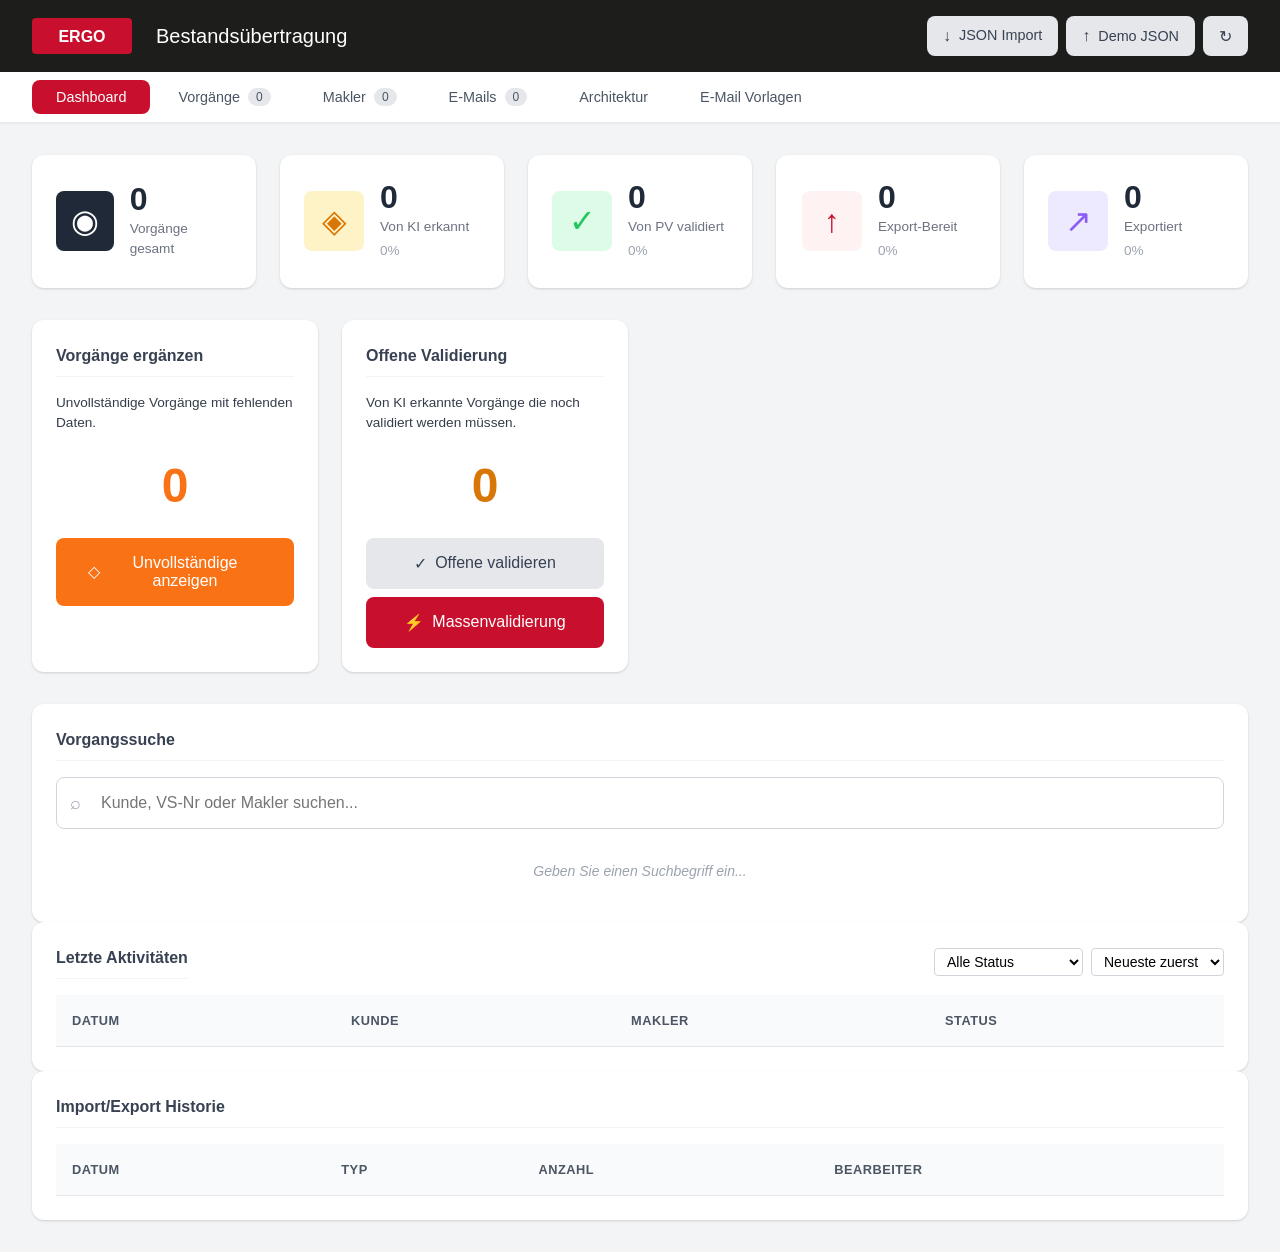
<file: web-app/index.html>
<!DOCTYPE html>
<html lang="de">
<head>
    <meta charset="UTF-8">
    <meta name="viewport" content="width=device-width, initial-scale=1.0">
    <title>ERGO Bestandsübertragung</title>
    <link rel="stylesheet" href="css/styles.css">
</head>
<body>
    <!-- Header -->
    <header class="header">
        <div class="header-left">
            <div class="logo">
                <svg width="100" height="36" viewBox="0 0 100 36" fill="none">
                    <rect width="100" height="36" rx="4" fill="#C8102E"/>
                    <text x="50" y="24" text-anchor="middle" fill="white" font-size="16" font-weight="bold">ERGO</text>
                </svg>
            </div>
            <h1>Bestandsübertragung</h1>
        </div>
        <div class="header-actions">
            <label class="btn btn-secondary">
                <span class="icon">↓</span> JSON Import
                <input type="file" id="fileInput" accept=".json" hidden>
            </label>
            <button class="btn btn-secondary" id="downloadDemoBtn" title="1000 Demo-E-Mails herunterladen">
                <span class="icon">↑</span> Demo JSON
            </button>
            <button class="btn btn-secondary" id="resetDemoBtn" title="Demo-Daten zurücksetzen">
                <span class="icon">↻</span>
            </button>
        </div>
    </header>

    <!-- Haupt-Navigation -->
    <nav class="main-nav">
        <button class="nav-btn active" data-view="dashboard">
            Dashboard
        </button>
        <button class="nav-btn" data-view="vorgaenge">
            Vorgänge
            <span class="nav-count" id="vorgaengeCount">0</span>
        </button>
        <button class="nav-btn" data-view="makler">
            Makler
            <span class="nav-count" id="maklerNavCount">0</span>
        </button>
        <button class="nav-btn" data-view="emails">
            E-Mails
            <span class="nav-count" id="emailsNavCount">0</span>
        </button>
        <button class="nav-btn" data-view="architektur">
            Architektur
        </button>
        <button class="nav-btn" data-view="vorlagen">
            E-Mail Vorlagen
        </button>
    </nav>

    <!-- ============================================ -->
    <!-- VIEW: Dashboard -->
    <!-- ============================================ -->
    <section class="view active" id="view-dashboard">
        <!-- KPI Cards - Workflow-Schritte -->
        <div class="kpi-grid">
            <div class="kpi-card kpi-total">
                <div class="kpi-icon">◉</div>
                <div class="kpi-content">
                    <div class="kpi-value" id="kpiTotal">0</div>
                    <div class="kpi-label">Vorgänge gesamt</div>
                </div>
            </div>
            <div class="kpi-card kpi-ki-recognized">
                <div class="kpi-icon">◈</div>
                <div class="kpi-content">
                    <div class="kpi-value" id="kpiKiRecognized">0</div>
                    <div class="kpi-label">Von KI erkannt</div>
                    <div class="kpi-percent" id="kpiKiRecognizedPct">0%</div>
                </div>
            </div>
            <div class="kpi-card kpi-pv-validated">
                <div class="kpi-icon">✓</div>
                <div class="kpi-content">
                    <div class="kpi-value" id="kpiPvValidated">0</div>
                    <div class="kpi-label">Von PV validiert</div>
                    <div class="kpi-percent" id="kpiPvValidatedPct">0%</div>
                </div>
            </div>
            <div class="kpi-card kpi-export-ready kpi-card-clickable kpi-card-with-action" id="exportReadyBtn">
                <div class="kpi-icon">↑</div>
                <div class="kpi-content">
                    <div class="kpi-value" id="kpiExportReady">0</div>
                    <div class="kpi-label">Export-Bereit</div>
                    <div class="kpi-percent" id="kpiExportReadyPct">0%</div>
                </div>
                <button class="kpi-hover-action" id="exportToRoboticsBtn" title="Nach Robotics exportieren">
                    Exportieren
                </button>
            </div>
            <div class="kpi-card kpi-exportiert">
                <div class="kpi-icon">↗</div>
                <div class="kpi-content">
                    <div class="kpi-value" id="kpiExportiert">0</div>
                    <div class="kpi-label">Exportiert</div>
                    <div class="kpi-percent" id="kpiExportiertPct">0%</div>
                </div>
            </div>
        </div>

        <!-- Dashboard Grid -->
        <div class="dashboard-grid">
            <div class="dashboard-card card-incomplete">
                <h3>Vorgänge ergänzen</h3>
                <p class="card-description">Unvollständige Vorgänge mit fehlenden Daten.</p>
                <div class="incomplete-count" id="incompleteCount">0</div>
                <button class="btn btn-warning btn-large" id="showIncompleteBtn">
                    <span class="icon">◇</span> Unvollständige anzeigen
                </button>
            </div>
            <div class="dashboard-card card-validation">
                <h3>Offene Validierung</h3>
                <p class="card-description">Von KI erkannte Vorgänge die noch validiert werden müssen.</p>
                <div class="validation-count" id="validationPendingCount">0</div>
                <div class="validation-buttons">
                    <button class="btn btn-secondary btn-large" id="validateAllBtn">
                        <span class="icon">✓</span> Offene validieren
                    </button>
                    <button class="btn btn-primary btn-large" id="massValidateBtn">
                        <span class="icon">⚡</span> Massenvalidierung
                    </button>
                </div>
            </div>
        </div>

        <!-- Vorgangssuche mit Live-Ergebnissen -->
        <div class="dashboard-card dashboard-wide">
            <h3>Vorgangssuche</h3>
            <div class="search-box search-box-large">
                <span class="search-icon">⌕</span>
                <input type="text" id="dashboardSearch" placeholder="Kunde, VS-Nr oder Makler suchen...">
            </div>
            <div id="dashboardSearchResults" class="search-results-live"></div>
        </div>

        <!-- Letzte Aktivitäten -->
        <div class="dashboard-card dashboard-wide">
            <div class="activity-header">
                <h3>Letzte Aktivitäten</h3>
                <div class="activity-controls">
                    <select id="activityStatusFilter">
                        <option value="">Alle Status</option>
                        <option value="unvollstaendig">◇ Unvollständig</option>
                        <option value="zu-validieren">◐ Zu Validieren</option>
                        <option value="export-bereit">● Export-Bereit</option>
                        <option value="abgeschlossen">✓ Abgeschlossen</option>
                        <option value="abgelehnt">✕ Abgelehnt</option>
                        <option value="wiedervorlage">⟳ Wiedervorlage</option>
                    </select>
                    <select id="activitySort">
                        <option value="desc">Neueste zuerst</option>
                        <option value="asc">Älteste zuerst</option>
                    </select>
                </div>
            </div>
            <table class="data-table compact">
                <thead>
                    <tr>
                        <th>Datum</th>
                        <th>Kunde</th>
                        <th>Makler</th>
                        <th>Status</th>
                    </tr>
                </thead>
                <tbody id="recentActivityBody"></tbody>
            </table>
        </div>

        <!-- Import/Export Historie -->
        <div class="dashboard-card dashboard-wide">
            <h3>Import/Export Historie</h3>
            <table class="data-table compact">
                <thead>
                    <tr>
                        <th>Datum</th>
                        <th>Typ</th>
                        <th>Anzahl</th>
                        <th>Bearbeiter</th>
                    </tr>
                </thead>
                <tbody id="importExportHistory"></tbody>
            </table>
        </div>
    </section>

    <!-- ============================================ -->
    <!-- VIEW: Vorgänge (Status-gruppierte Liste) -->
    <!-- ============================================ -->
    <section class="view" id="view-vorgaenge">
        <div class="toolbar">
            <div class="search-box">
                <span class="search-icon">⌕</span>
                <input type="text" id="vorgaengeSearch" placeholder="Kunde, VS-Nr oder Makler suchen...">
            </div>
            <select id="filterSparte">
                <option value="">Alle Sparten</option>
                <option value="KFZ">KFZ</option>
                <option value="Leben">Leben</option>
                <option value="Kranken">Kranken</option>
                <option value="Haftpflicht">Haftpflicht</option>
                <option value="Hausrat">Hausrat</option>
                <option value="Rechtsschutz">Rechtsschutz</option>
                <option value="Unfall">Unfall</option>
                <option value="BU">BU</option>
                <option value="Wohngebäude">Wohngebäude</option>
                <option value="Rente">Rente</option>
            </select>
            <select id="filterExport">
                <option value="">Alle</option>
                <option value="not-exported">Nicht exportiert</option>
                <option value="exported">Bereits exportiert</option>
            </select>
            <button class="btn btn-primary" id="newCaseBtn">+ Neuer Vorgang</button>
        </div>

        <!-- Status-gruppierte Liste -->
        <div class="cases-grouped" id="casesGroupedContainer">
            <!-- Dynamisch gefüllt -->
        </div>
        <div class="empty-state" id="vorgaengeEmpty" style="display: none;">
            <p>Keine Vorgänge gefunden</p>
        </div>
    </section>

    <!-- ============================================ -->
    <!-- VIEW: Makler -->
    <!-- ============================================ -->
    <section class="view" id="view-makler">
        <div class="toolbar">
            <div class="search-box">
                <span class="search-icon">⌕</span>
                <input type="text" id="maklerSearch" placeholder="Makler suchen...">
            </div>
        </div>

        <div class="table-container">
            <table class="data-table" id="maklerTable">
                <thead>
                    <tr>
                        <th class="col-makler-name sortable" data-sort="name">Maklerbüro</th>
                        <th class="col-makler-email">E-Mail</th>
                        <th class="col-number sortable" data-sort="total">Vorgänge</th>
                        <th class="col-number sortable" data-sort="bestaetigt">Bestätigt</th>
                        <th class="col-number sortable" data-sort="offen">Offen</th>
                        <th class="col-number sortable" data-sort="abgelehnt">Abgelehnt</th>
                    </tr>
                </thead>
                <tbody id="maklerTableBody"></tbody>
            </table>
            <div class="empty-state" id="maklerEmpty" style="display: none;">
                <p>Keine Makler gefunden</p>
            </div>
        </div>
    </section>

    <!-- ============================================ -->
    <!-- VIEW: E-Mails -->
    <!-- ============================================ -->
    <section class="view" id="view-emails">
        <div class="toolbar">
            <div class="search-box">
                <span class="search-icon">⌕</span>
                <input type="text" id="emailSearch" placeholder="In E-Mails suchen...">
            </div>
            <select id="emailSort">
                <option value="desc">Neueste zuerst</option>
                <option value="asc">Älteste zuerst</option>
            </select>
        </div>

        <div class="table-container">
            <table class="data-table" id="emailsTable">
                <thead>
                    <tr>
                        <th class="col-direction"></th>
                        <th class="col-datum">Datum</th>
                        <th class="col-sender">Von / An</th>
                        <th class="col-subject">Betreff</th>
                        <th class="col-kunde">Kunde</th>
                        <th class="col-status">Status</th>
                    </tr>
                </thead>
                <tbody id="emailsTableBody"></tbody>
            </table>
            <div class="empty-state" id="emailsEmpty" style="display: none;">
                <p>Keine E-Mails gefunden</p>
            </div>
        </div>
    </section>

    <!-- ============================================ -->
    <!-- VIEW: Architektur -->
    <!-- ============================================ -->
    <section class="view" id="view-architektur">
        <div class="architecture-container">
            <h2 class="architecture-title">Lösungsarchitektur Bestandsübertragung</h2>
            <p class="architecture-intro">Übersicht der verschiedenen Implementierungsoptionen für die automatisierte Bestandsübertragung.</p>

            <!-- Option 1: Ohne KI -->
            <div class="architecture-card">
                <div class="architecture-header">
                    <span class="architecture-number">1</span>
                    <h3>Ohne KI (Stichwortbasiert)</h3>
                    <span class="architecture-badge badge-simple">Einfachste Lösung</span>
                </div>
                <p class="architecture-description">
                    Rein regelbasierte Extraktion mittels Stichwortverzeichnis. Keine KI-Komponente erforderlich.
                </p>
                <div class="architecture-flow">
                    <div class="flow-step">
                        <div class="flow-icon">✉</div>
                        <div class="flow-label">Outlook</div>
                        <div class="flow-detail">E-Mail Export Tool</div>
                    </div>
                    <div class="flow-arrow">→</div>
                    <div class="flow-step">
                        <div class="flow-icon">⌕</div>
                        <div class="flow-label">Web-Tool</div>
                        <div class="flow-detail">Stichwortverzeichnis</div>
                    </div>
                    <div class="flow-arrow">→</div>
                    <div class="flow-step">
                        <div class="flow-icon">✓</div>
                        <div class="flow-label">PV Validierung</div>
                        <div class="flow-detail">Manuelle Prüfung</div>
                    </div>
                    <div class="flow-arrow">→</div>
                    <div class="flow-step">
                        <div class="flow-icon">⚙</div>
                        <div class="flow-label">Robotics</div>
                        <div class="flow-detail">JSON Export</div>
                    </div>
                </div>
                <div class="architecture-pros-cons">
                    <div class="pros">
                        <h4>✓ Vorteile</h4>
                        <ul>
                            <li>Keine zusätzliche Infrastruktur</li>
                            <li>Sofort einsetzbar</li>
                            <li>Geringe Kosten</li>
                        </ul>
                    </div>
                    <div class="cons">
                        <h4>✕ Nachteile</h4>
                        <ul>
                            <li>Höherer manueller Aufwand</li>
                            <li>Begrenzte Erkennungsqualität</li>
                            <li>Kein Lernen aus Fehlern</li>
                        </ul>
                    </div>
                </div>
            </div>

            <!-- Option 2: Mit KI -->
            <div class="architecture-card architecture-card-ai">
                <div class="architecture-header">
                    <span class="architecture-number">2</span>
                    <h3>Mit KI (Agent-basiert)</h3>
                    <span class="architecture-badge badge-advanced">Empfohlen</span>
                </div>
                <p class="architecture-description">
                    KI-Agent extrahiert strukturierte Daten aus E-Mails. Höhere Erkennungsrate und kontinuierliche Verbesserung.
                </p>

                <!-- Sub-Option 2a: ERGO Lösung -->
                <div class="architecture-suboption">
                    <div class="suboption-header">
                        <span class="suboption-letter">A</span>
                        <h4>ERGO-Lösung (Interne Agent-Plattform)</h4>
                    </div>
                    <p class="suboption-description">
                        Agent wird auf ERGO-eigener Plattform gehostet. Volle Kontrolle über Daten und Infrastruktur.
                    </p>
                    <div class="architecture-flow">
                        <div class="flow-step">
                            <div class="flow-icon">✉</div>
                            <div class="flow-label">Outlook</div>
                            <div class="flow-detail">E-Mail Export</div>
                        </div>
                        <div class="flow-arrow">→</div>
                        <div class="flow-step flow-step-highlight">
                            <div class="flow-icon">◈</div>
                            <div class="flow-label">ERGO Agent</div>
                            <div class="flow-detail">Interne Plattform</div>
                        </div>
                        <div class="flow-arrow">→</div>
                        <div class="flow-step">
                            <div class="flow-icon">⌕</div>
                            <div class="flow-label">Web-Tool</div>
                            <div class="flow-detail">+ PV Validierung</div>
                        </div>
                        <div class="flow-arrow">→</div>
                        <div class="flow-step">
                            <div class="flow-icon">⚙</div>
                            <div class="flow-label">Robotics</div>
                            <div class="flow-detail">JSON Export</div>
                        </div>
                    </div>
                    <div class="suboption-requirement">
                        <strong>Voraussetzung:</strong> ERGO Agent-Plattform für Hosting des KI-Agenten
                    </div>
                </div>

                <!-- Sub-Option 2b: Deloitte Lösung -->
                <div class="architecture-suboption">
                    <div class="suboption-header">
                        <span class="suboption-letter">B</span>
                        <h4>Deloitte-Lösung (Externe Agent-API)</h4>
                    </div>
                    <p class="suboption-description">
                        Deloitte stellt den Agenten als Service bereit. Zwei Varianten für den Datenaustausch:
                    </p>

                    <!-- Variante B1: Direkte API -->
                    <div class="architecture-variant">
                        <h5><span class="variant-badge">B1</span> Direkte API-Verbindung</h5>
                        <div class="architecture-flow architecture-flow-small">
                            <div class="flow-step">
                                <div class="flow-icon">✉</div>
                                <div class="flow-label">E-Mails</div>
                            </div>
                            <div class="flow-arrow">→</div>
                            <div class="flow-step flow-step-deloitte">
                                <div class="flow-icon">◈</div>
                                <div class="flow-label">Deloitte API</div>
                                <div class="flow-detail">Echtzeit</div>
                            </div>
                            <div class="flow-arrow">→</div>
                            <div class="flow-step">
                                <div class="flow-icon">⌕</div>
                                <div class="flow-label">Web-Tool</div>
                            </div>
                            <div class="flow-arrow">→</div>
                            <div class="flow-step">
                                <div class="flow-icon">⚙</div>
                                <div class="flow-label">Robotics</div>
                            </div>
                        </div>
                        <p class="variant-note">Direkte Verbindung zum Agenten - Antwort in Echtzeit. Aufwändigere Integration.</p>
                    </div>

                    <!-- Variante B2: Batch-Austausch -->
                    <div class="architecture-variant">
                        <h5><span class="variant-badge">B2</span> Sicherer Batch-Datenaustausch</h5>
                        <div class="architecture-flow architecture-flow-small">
                            <div class="flow-step">
                                <div class="flow-icon">✉</div>
                                <div class="flow-label">E-Mails</div>
                            </div>
                            <div class="flow-arrow">→</div>
                            <div class="flow-step flow-step-transfer">
                                <div class="flow-icon">↔</div>
                                <div class="flow-label">Sicherer Transfer</div>
                                <div class="flow-detail">z.B. 1x/Woche</div>
                            </div>
                            <div class="flow-arrow">→</div>
                            <div class="flow-step flow-step-deloitte">
                                <div class="flow-icon">◈</div>
                                <div class="flow-label">Deloitte Agent</div>
                            </div>
                            <div class="flow-arrow">→</div>
                            <div class="flow-step flow-step-transfer">
                                <div class="flow-icon">↔</div>
                                <div class="flow-label">Rücktransfer</div>
                            </div>
                            <div class="flow-arrow">→</div>
                            <div class="flow-step">
                                <div class="flow-icon">⌕</div>
                                <div class="flow-label">Web-Tool</div>
                            </div>
                        </div>
                        <p class="variant-note">Periodischer Datenaustausch über sichere Kanäle. Einfachere Integration, aber zeitversetzt.</p>
                    </div>
                </div>

                <div class="architecture-pros-cons">
                    <div class="pros">
                        <h4>✓ Vorteile KI-Lösung</h4>
                        <ul>
                            <li>Höhere Erkennungsqualität (>95%)</li>
                            <li>Weniger manuelle Nacharbeit</li>
                            <li>Kontinuierliches Lernen</li>
                            <li>Skalierbar</li>
                        </ul>
                    </div>
                    <div class="cons">
                        <h4>✕ Nachteile</h4>
                        <ul>
                            <li>Zusätzliche Infrastruktur/Kosten</li>
                            <li>Datenschutz-Anforderungen</li>
                            <li>Längere Implementierungszeit</li>
                        </ul>
                    </div>
                </div>
            </div>

            <!-- Empfehlung -->
            <div class="architecture-recommendation">
                <h3>💡 Empfehlung</h3>
                <p>
                    <strong>Kurzfristig:</strong> Start mit Lösung 1 (Stichwortbasiert) für schnellen Go-Live.<br>
                    <strong>Mittelfristig:</strong> Migration zu Lösung 2A (ERGO Agent-Plattform) für optimale Kontrolle und Datenhoheit.
                </p>
            </div>
        </div>
    </section>

    <!-- ============================================ -->
    <!-- VIEW: E-Mail Vorlagen -->
    <!-- ============================================ -->
    <section class="view" id="view-vorlagen">
        <div class="vorlagen-container">
            <h2>E-Mail Vorlagen</h2>
            <p class="text-muted" style="margin-bottom: 1.5rem;">Klicken Sie auf "Kopieren" um den Text in die Zwischenablage zu kopieren.</p>

            <div class="vorlagen-grid">
                <div class="email-template-card">
                    <div class="template-header">
                        <h4>1. Bestandsübertragung anfragen</h4>
                        <button class="btn btn-secondary btn-copy" data-template="tpl1">Kopieren</button>
                    </div>
                    <div class="template-content" id="tpl1">Sehr geehrte Damen und Herren,

hiermit beantragen wir die Bestandsübertragung für unseren Kunden Hans Müller.

Versicherungsnummer: ERG-7823456
Sparte: KFZ
Gewünschter Übertragungstermin: 01.01.2026

Die unterschriebene Maklervollmacht liegt diesem Schreiben bei.

Mit freundlichen Grüßen
Thomas Meier
Versicherungsmakler</div>
                </div>

                <div class="email-template-card">
                    <div class="template-header">
                        <h4>2. Rückfrage fehlende Versicherungsnummer</h4>
                        <button class="btn btn-secondary btn-copy" data-template="tpl2">Kopieren</button>
                    </div>
                    <div class="template-content" id="tpl2">Sehr geehrte Damen und Herren,

bezugnehmend auf unseren Antrag zur Bestandsübertragung für Ralf Seidel bitten wir um Mitteilung der korrekten Versicherungsnummer.

In den uns vorliegenden Unterlagen konnte die VS-Nr nicht eindeutig identifiziert werden.

Vielen Dank für Ihre Rückmeldung.

Mit freundlichen Grüßen
Martina Koch
Versicherungsmaklerin</div>
                </div>

                <div class="email-template-card">
                    <div class="template-header">
                        <h4>3. Nachreichung Maklervollmacht</h4>
                        <button class="btn btn-secondary btn-copy" data-template="tpl3">Kopieren</button>
                    </div>
                    <div class="template-content" id="tpl3">Sehr geehrte Damen und Herren,

in der Anlage übersende ich Ihnen die nachgeforderte Maklervollmacht für die Kundin Birgit Franke.

Versicherungsnummer: ERG-4432109

Ich bitte um Fortsetzung der Bestandsübertragung.

Mit freundlichen Grüßen
Stefan Zimmermann
Versicherungsmakler</div>
                </div>

                <div class="email-template-card">
                    <div class="template-header">
                        <h4>4. Statusanfrage laufende Übertragung</h4>
                        <button class="btn btn-secondary btn-copy" data-template="tpl4">Kopieren</button>
                    </div>
                    <div class="template-content" id="tpl4">Sehr geehrte Damen und Herren,

ich erlaube mir, nach dem Stand unserer Bestandsübertragung zu fragen.

Kunde: Christine Weber
Versicherungsnummer: ERG-4512378
Antragsdatum: 15.10.2024

Über eine zeitnahe Rückmeldung würde ich mich freuen.

Mit freundlichen Grüßen
Sandra Schmidt
Versicherungsmaklerin</div>
                </div>

                <div class="email-template-card">
                    <div class="template-header">
                        <h4>5. Bestätigung an Makler weiterleiten</h4>
                        <button class="btn btn-secondary btn-copy" data-template="tpl5">Kopieren</button>
                    </div>
                    <div class="template-content" id="tpl5">Sehr geehrter Herr Meier,

wir freuen uns, Ihnen mitteilen zu können, dass die Bestandsübertragung für Ihren Kunden Hans Müller bestätigt wurde.

Versicherungsnummer: ERG-7823456
Wirksam ab: 01.01.2026

Sie sind nun als betreuender Makler für diesen Vertrag hinterlegt.

Bei Fragen stehen wir Ihnen gerne zur Verfügung.

Mit freundlichen Grüßen
ERGO Maklerservice</div>
                </div>
            </div>
        </div>
    </section>

    <!-- ============================================ -->
    <!-- MODAL: Vorgang Detail (Komplett neu) -->
    <!-- ============================================ -->
    <div class="modal-overlay" id="caseModal" style="display: none;">
        <div class="modal modal-xlarge">
            <div class="modal-header">
                <h2 id="modalTitle">Vorgang</h2>
                <button class="modal-close" id="modalClose">×</button>
            </div>
            <div class="modal-body case-detail-body">
                <form id="caseForm">
                    <input type="hidden" id="caseId">

                    <!-- Workflow Timeline -->
                    <div class="workflow-section">
                        <h3>Prozess-Status</h3>
                        <div class="workflow-timeline" id="workflowTimeline">
                            <div class="workflow-step" data-step="mailReceived">
                                <div class="step-icon">◉</div>
                                <div class="step-content">
                                    <div class="step-label">Mail erhalten</div>
                                    <div class="step-date" id="stepMailReceived">–</div>
                                </div>
                            </div>
                            <div class="workflow-connector"></div>
                            <div class="workflow-step" data-step="mailUploaded">
                                <div class="step-icon">↑</div>
                                <div class="step-content">
                                    <div class="step-label">Importiert</div>
                                    <div class="step-date" id="stepMailUploaded">–</div>
                                </div>
                            </div>
                            <div class="workflow-connector"></div>
                            <div class="workflow-step" data-step="kiRecognized">
                                <div class="step-icon">◈</div>
                                <div class="step-content">
                                    <div class="step-label">Von KI erkannt</div>
                                    <div class="step-date" id="stepKiRecognized">–</div>
                                </div>
                            </div>
                            <div class="workflow-connector"></div>
                            <div class="workflow-step" data-step="pvValidated">
                                <div class="step-icon">✓</div>
                                <div class="step-content">
                                    <div class="step-label">Von PV validiert</div>
                                    <div class="step-date" id="stepPvValidated">–</div>
                                </div>
                            </div>
                            <div class="workflow-connector"></div>
                            <div class="workflow-step" data-step="exported">
                                <div class="step-icon">↗</div>
                                <div class="step-content">
                                    <div class="step-label">Exportiert</div>
                                    <div class="step-date" id="stepExported">–</div>
                                </div>
                            </div>
                        </div>
                    </div>

                    <!-- Zwei-Spalten Layout -->
                    <div class="case-detail-columns">
                        <!-- Linke Spalte: Stammdaten -->
                        <div class="case-detail-left">
                            <div class="stammdaten-card">
                                <h3>Stammdaten</h3>
                                <div class="stammdaten-grid">
                                    <div class="stammdaten-item">
                                        <label>Kunde (VN)</label>
                                        <input type="text" id="caseKunde" placeholder="Nachname, Vorname">
                                    </div>
                                    <div class="stammdaten-item">
                                        <label>VS-Nr</label>
                                        <input type="text" id="caseVsNr" placeholder="ERG-12345678">
                                    </div>
                                    <div class="stammdaten-item">
                                        <label>Sparte</label>
                                        <select id="caseSparte">
                                            <option value="">– Auswählen –</option>
                                            <option value="KFZ">KFZ</option>
                                            <option value="Leben">Leben</option>
                                            <option value="Kranken">Kranken</option>
                                            <option value="Haftpflicht">Haftpflicht</option>
                                            <option value="Hausrat">Hausrat</option>
                                            <option value="Rechtsschutz">Rechtsschutz</option>
                                            <option value="Unfall">Unfall</option>
                                            <option value="BU">BU</option>
                                            <option value="Wohngebäude">Wohngebäude</option>
                                            <option value="Rente">Rente</option>
                                        </select>
                                    </div>
                                    <div class="stammdaten-item">
                                        <label>Gültig ab</label>
                                        <input type="text" id="caseDatum" placeholder="TT.MM.JJJJ">
                                    </div>
                                    <div class="stammdaten-item">
                                        <label>Maklerbüro</label>
                                        <input type="text" id="caseMaklerName" placeholder="Name des Maklerbüros">
                                    </div>
                                    <div class="stammdaten-item">
                                        <label>Makler E-Mail</label>
                                        <input type="email" id="caseMaklerEmail" placeholder="makler@beispiel.de">
                                    </div>
                                    <div class="stammdaten-item full-width">
                                        <label>Status</label>
                                        <select id="caseStatus">
                                            <option value="unvollstaendig">◇ Unvollständig</option>
                                            <option value="zu-validieren">◐ Zu Validieren</option>
                                            <option value="export-bereit">● Export-Bereit</option>
                                            <option value="abgeschlossen">✓ Abgeschlossen</option>
                                            <option value="abgelehnt">✕ Abgelehnt</option>
                                            <option value="wiedervorlage">⟳ Wiedervorlage</option>
                                        </select>
                                    </div>
                                    <div class="stammdaten-item full-width">
                                        <label>Notizen</label>
                                        <textarea id="caseNotes" rows="2" placeholder="Interne Notizen..."></textarea>
                                    </div>
                                </div>
                            </div>

                            <!-- Erkannte Schlagwörter -->
                            <div class="keywords-card">
                                <h3>Erkannte Schlagwörter</h3>
                                <div class="keywords-list" id="keywordsList">
                                    <!-- Dynamisch gefüllt -->
                                </div>
                            </div>

                            <!-- Verknüpfte Vorgänge (aus Sammelmail) -->
                            <div class="linked-cases-card" id="linkedCasesCard" style="display: none;">
                                <h3>Verknüpfte Vorgänge <span class="badge" id="linkedCasesCount">0</span></h3>
                                <p class="card-description">Weitere Vorgänge aus derselben E-Mail</p>
                                <div class="linked-cases-list" id="linkedCasesList">
                                    <!-- Dynamisch gefüllt -->
                                </div>
                            </div>
                        </div>

                        <!-- Rechte Spalte: E-Mails -->
                        <div class="case-detail-right">
                            <div class="emails-card">
                                <h3>E-Mail Verlauf <span class="badge" id="modalMailCount">0</span></h3>
                                <div class="email-timeline" id="emailTimeline">
                                    <!-- Dynamisch gefüllt -->
                                </div>
                            </div>
                        </div>
                    </div>
                </form>
            </div>
            <div class="modal-footer">
                <button class="btn btn-danger" id="deleteCase">Löschen</button>
                <button class="btn btn-warning" id="validateCaseBtn" style="display: none;">
                    <span class="icon">✓</span> Validieren
                </button>
                <div class="modal-footer-right">
                    <button class="btn btn-secondary" id="cancelCase">Abbrechen</button>
                    <button class="btn btn-primary" id="saveCase">Speichern</button>
                </div>
            </div>
        </div>
    </div>

    <!-- Modal: Makler Details -->
    <div class="modal-overlay" id="maklerModal" style="display: none;">
        <div class="modal modal-large">
            <div class="modal-header">
                <h2 id="maklerModalTitle">Makler</h2>
                <button class="modal-close" id="maklerModalClose">×</button>
            </div>
            <div class="modal-body">
                <div class="makler-info" id="maklerInfo"></div>
                <h3>Vorgänge dieses Maklers</h3>
                <table class="data-table">
                    <thead>
                        <tr>
                            <th>Status</th>
                            <th>Kunde</th>
                            <th>VS-Nr</th>
                            <th>Sparte</th>
                            <th>Letzte Aktivität</th>
                        </tr>
                    </thead>
                    <tbody id="maklerCasesBody"></tbody>
                </table>
            </div>
            <div class="modal-footer">
                <button class="btn btn-secondary" id="closeMaklerModal">Schließen</button>
            </div>
        </div>
    </div>

    <!-- Modal: Export Dialog -->
    <div class="modal-overlay" id="exportModal" style="display: none;">
        <div class="modal modal-small">
            <div class="modal-header">
                <h2>Robotics Export</h2>
                <button class="modal-close" id="exportModalClose">×</button>
            </div>
            <div class="modal-body">
                <p><strong id="exportCaseCount">0</strong> Vorgänge werden exportiert.</p>
                <div class="form-group">
                    <label for="exporterName">Bearbeiter</label>
                    <input type="text" id="exporterName" placeholder="Ihr Name" required>
                </div>
                <p class="text-muted">Die exportierten Vorgänge werden als "exportiert" markiert.</p>
            </div>
            <div class="modal-footer">
                <button class="btn btn-secondary" id="cancelExport">Abbrechen</button>
                <button class="btn btn-primary" id="confirmExport">
                    <span class="icon">↑</span> Exportieren
                </button>
            </div>
        </div>
    </div>

    <!-- Modal: Validierung Schritt-für-Schritt -->
    <div class="modal-overlay" id="validationModal" style="display: none;">
        <div class="modal modal-medium">
            <div class="modal-header">
                <h2>PV-Validierung</h2>
                <div class="validation-progress">
                    <span id="validationCurrent">1</span> / <span id="validationTotal">0</span>
                </div>
                <button class="modal-close" id="validationModalClose">×</button>
            </div>
            <div class="modal-body validation-body">
                <div class="validation-case-data">
                    <p class="validation-hint">Klicken Sie auf ein Feld zum Bearbeiten. Änderungen werden gespeichert.</p>
                    <div class="validation-field">
                        <label class="field-label">Kunde (VN)</label>
                        <input type="text" class="field-input" id="valKunde" placeholder="-">
                    </div>
                    <div class="validation-field">
                        <label class="field-label">VS-Nr</label>
                        <input type="text" class="field-input" id="valVsNr" placeholder="-">
                    </div>
                    <div class="validation-field">
                        <label class="field-label">Sparte</label>
                        <select class="field-input" id="valSparte">
                            <option value="">-</option>
                            <option value="KFZ">KFZ</option>
                            <option value="Leben">Leben</option>
                            <option value="Kranken">Kranken</option>
                            <option value="Haftpflicht">Haftpflicht</option>
                            <option value="Hausrat">Hausrat</option>
                            <option value="Rechtsschutz">Rechtsschutz</option>
                            <option value="Unfall">Unfall</option>
                            <option value="BU">BU</option>
                            <option value="Wohngebäude">Wohngebäude</option>
                            <option value="Rente">Rente</option>
                        </select>
                    </div>
                    <div class="validation-field">
                        <label class="field-label">Gültig ab</label>
                        <input type="date" class="field-input" id="valDatum">
                    </div>
                    <div class="validation-field">
                        <label class="field-label">Makler</label>
                        <input type="text" class="field-input" id="valMakler" placeholder="-">
                    </div>
                    <div class="validation-field">
                        <label class="field-label">Wiedervorlage</label>
                        <input type="date" class="field-input" id="valWiedervorlage">
                    </div>
                </div>
                <div class="validation-email-preview">
                    <h4>E-Mail Auszug <span class="highlight-hint">(Stichworte markiert)</span></h4>
                    <div class="email-preview-content" id="valEmailPreview">-</div>
                </div>
                <!-- Ablehnungsgrund (zunächst versteckt) -->
                <div class="validation-reject-section" id="valRejectSection" style="display: none;">
                    <label class="field-label">Ablehnungsgrund</label>
                    <textarea class="field-input" id="valRejectReason" rows="3" placeholder="Bitte Grund für Ablehnung angeben..."></textarea>
                </div>
            </div>
            <div class="modal-footer validation-footer">
                <button class="btn btn-secondary" id="validationSkip">
                    Überspringen →
                </button>
                <button class="btn btn-danger" id="validationReject">
                    <span class="icon">✕</span> Ablehnen
                </button>
                <button class="btn btn-warning" id="validationWiedervorlage">
                    <span class="icon">⟳</span> Wiedervorlage
                </button>
                <button class="btn btn-success" id="validationConfirm">
                    <span class="icon">✓</span> Validieren
                </button>
            </div>
        </div>
    </div>

    <!-- Modal: E-Mail Vorlagen -->
    <div class="modal-overlay" id="emailTemplatesModal" style="display: none;">
        <div class="modal modal-large">
            <div class="modal-header">
                <h2>E-Mail Vorlagen</h2>
                <button class="modal-close" id="emailTemplatesModalClose">×</button>
            </div>
            <div class="modal-body">
                <p class="text-muted" style="margin-bottom: 1rem;">Klicken Sie auf "Kopieren" um den Text in die Zwischenablage zu kopieren.</p>

                <!-- Vorlage 1: Bestandsübertragung anfragen -->
                <div class="email-template-card">
                    <div class="template-header">
                        <h4>1. Bestandsübertragung anfragen</h4>
                        <button class="btn btn-secondary btn-copy" data-template="template1">Kopieren</button>
                    </div>
                    <div class="template-content" id="template1">Sehr geehrte Damen und Herren,

hiermit beantragen wir die Bestandsübertragung für unseren Kunden Hans Müller.

Versicherungsnummer: ERG-7823456
Sparte: KFZ
Gewünschter Übertragungstermin: 01.01.2026

Die unterschriebene Maklervollmacht liegt diesem Schreiben bei.

Mit freundlichen Grüßen
Thomas Meier
Versicherungsmakler</div>
                </div>

                <!-- Vorlage 2: Rückfrage VS-Nr -->
                <div class="email-template-card">
                    <div class="template-header">
                        <h4>2. Rückfrage fehlende Versicherungsnummer</h4>
                        <button class="btn btn-secondary btn-copy" data-template="template2">Kopieren</button>
                    </div>
                    <div class="template-content" id="template2">Sehr geehrte Damen und Herren,

bezugnehmend auf unseren Antrag zur Bestandsübertragung für Ralf Seidel bitten wir um Mitteilung der korrekten Versicherungsnummer.

In den uns vorliegenden Unterlagen konnte die VS-Nr nicht eindeutig identifiziert werden.

Vielen Dank für Ihre Rückmeldung.

Mit freundlichen Grüßen
Martina Koch
Versicherungsmaklerin</div>
                </div>

                <!-- Vorlage 3: Nachreichung Vollmacht -->
                <div class="email-template-card">
                    <div class="template-header">
                        <h4>3. Nachreichung Maklervollmacht</h4>
                        <button class="btn btn-secondary btn-copy" data-template="template3">Kopieren</button>
                    </div>
                    <div class="template-content" id="template3">Sehr geehrte Damen und Herren,

in der Anlage übersende ich Ihnen die nachgeforderte Maklervollmacht für die Kundin Birgit Franke.

Versicherungsnummer: ERG-4432109

Ich bitte um Fortsetzung der Bestandsübertragung.

Mit freundlichen Grüßen
Stefan Zimmermann
Versicherungsmakler</div>
                </div>

                <!-- Vorlage 4: Statusanfrage -->
                <div class="email-template-card">
                    <div class="template-header">
                        <h4>4. Statusanfrage laufende Übertragung</h4>
                        <button class="btn btn-secondary btn-copy" data-template="template4">Kopieren</button>
                    </div>
                    <div class="template-content" id="template4">Sehr geehrte Damen und Herren,

ich erlaube mir, nach dem Stand unserer Bestandsübertragung zu fragen.

Kunde: Christine Weber
Versicherungsnummer: ERG-4512378
Antragsdatum: 15.10.2024

Über eine zeitnahe Rückmeldung würde ich mich freuen.

Mit freundlichen Grüßen
Sandra Schmidt
Versicherungsmaklerin</div>
                </div>

                <!-- Vorlage 5: Bestätigung erhalten -->
                <div class="email-template-card">
                    <div class="template-header">
                        <h4>5. Bestätigung an Makler weiterleiten</h4>
                        <button class="btn btn-secondary btn-copy" data-template="template5">Kopieren</button>
                    </div>
                    <div class="template-content" id="template5">Sehr geehrter Herr Meier,

wir freuen uns, Ihnen mitteilen zu können, dass die Bestandsübertragung für Ihren Kunden Hans Müller bestätigt wurde.

Versicherungsnummer: ERG-7823456
Wirksam ab: 01.01.2026

Sie sind nun als betreuender Makler für diesen Vertrag hinterlegt.

Bei Fragen stehen wir Ihnen gerne zur Verfügung.

Mit freundlichen Grüßen
ERGO Maklerservice</div>
                </div>
            </div>
            <div class="modal-footer">
                <button class="btn btn-secondary" id="closeEmailTemplates">Schließen</button>
            </div>
        </div>
    </div>

    <!-- Drag & Drop Overlay -->
    <div class="drop-overlay" id="dropOverlay" style="display: none;">
        <div class="drop-content">
            <span class="drop-icon">↓</span>
            <p>JSON-Datei hier ablegen</p>
        </div>
    </div>

    <!-- Toast Notifications -->
    <div class="toast-container" id="toastContainer"></div>

    <!-- Scripts -->
    <script src="js/storage.js"></script>
    <script src="js/extractor.js"></script>
    <script src="js/matcher.js"></script>
    <script src="js/ui.js"></script>
    <script src="js/export.js"></script>
    <script src="js/demo-data.js"></script>
    <script src="js/app.js"></script>
</body>
</html>
</file>
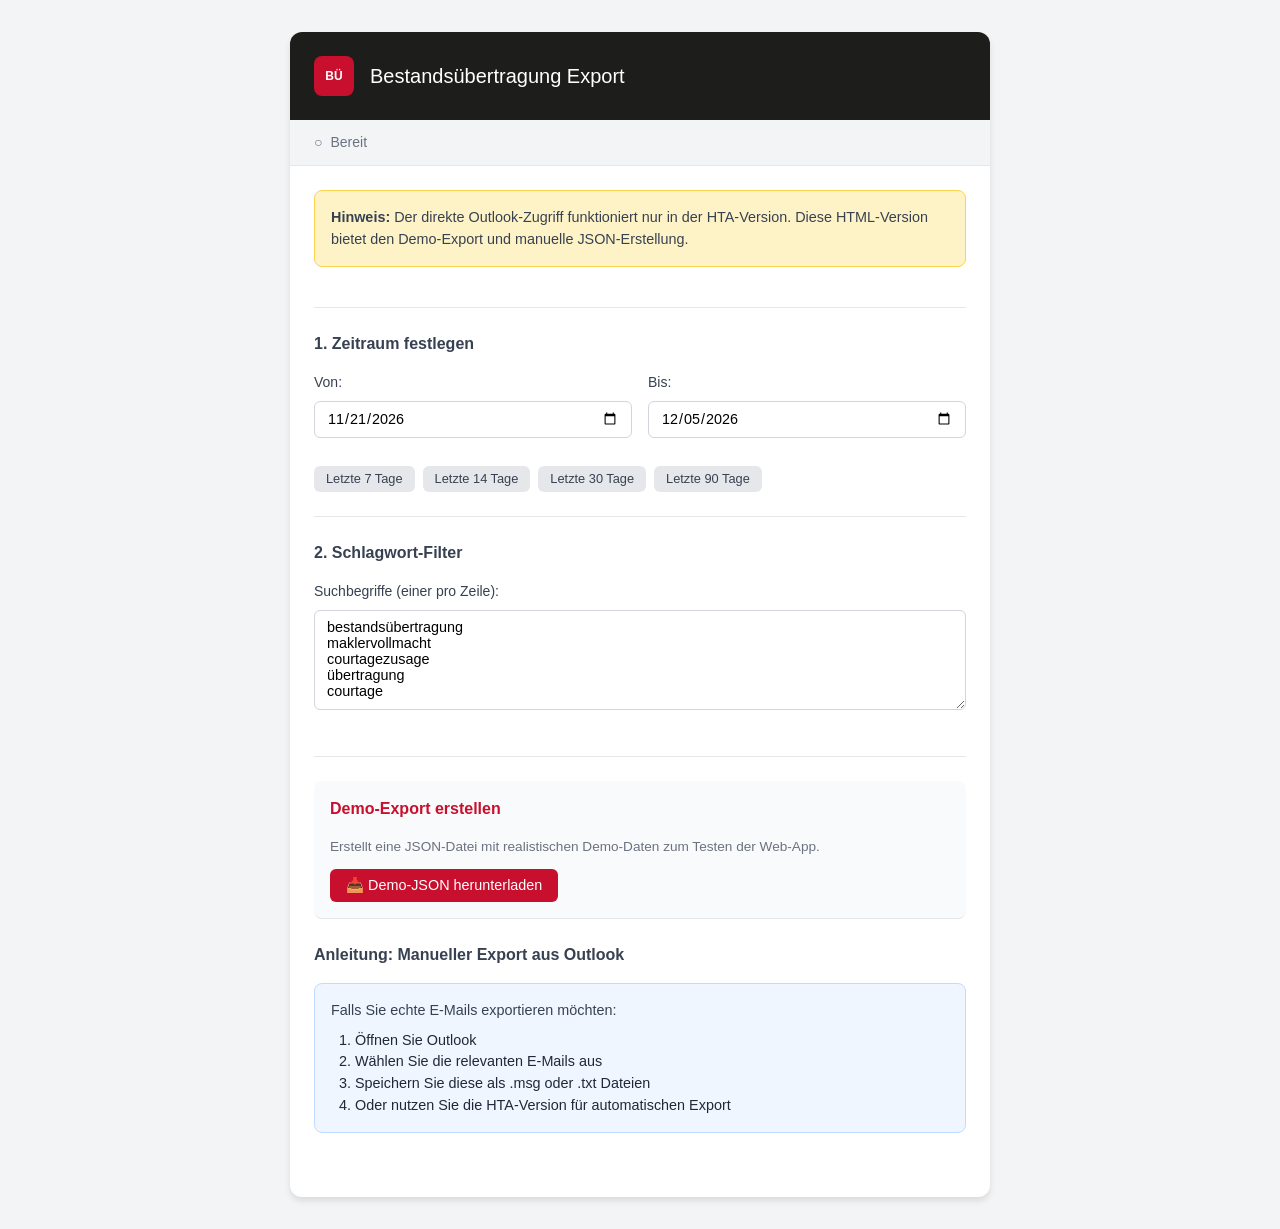
<file: hta-tool/outlook-export.html>
<!DOCTYPE html>
<html lang="de">
<head>
    <meta charset="UTF-8">
    <meta name="viewport" content="width=device-width, initial-scale=1.0">
    <title>Bestandsübertragung - Outlook Export</title>
    <style>
        :root {
            --primary: #C8102E;
            --primary-dark: #A00D24;
            --secondary: #1D1D1B;
            --gray-50: #f9fafb;
            --gray-100: #f3f4f6;
            --gray-200: #e5e7eb;
            --gray-300: #d1d5db;
            --gray-500: #6b7280;
            --gray-700: #374151;
            --gray-800: #1f2937;
            --success: #22c55e;
            --warning: #f59e0b;
            --error: #ef4444;
        }

        * {
            box-sizing: border-box;
            margin: 0;
            padding: 0;
        }

        body {
            font-family: -apple-system, BlinkMacSystemFont, 'Segoe UI', Roboto, sans-serif;
            font-size: 14px;
            line-height: 1.5;
            color: var(--gray-800);
            background: var(--gray-100);
            min-height: 100vh;
            padding: 2rem;
        }

        .container {
            max-width: 700px;
            margin: 0 auto;
            background: white;
            border-radius: 12px;
            box-shadow: 0 4px 6px rgba(0, 0, 0, 0.1);
            overflow: hidden;
        }

        .header {
            display: flex;
            align-items: center;
            gap: 1rem;
            padding: 1.5rem;
            background: var(--secondary);
            color: white;
        }

        .header h1 {
            font-size: 1.25rem;
            font-weight: 500;
        }

        .logo {
            width: 40px;
            height: 40px;
            background: var(--primary);
            border-radius: 8px;
            display: flex;
            align-items: center;
            justify-content: center;
            font-weight: bold;
            font-size: 12px;
        }

        .status-bar {
            display: flex;
            align-items: center;
            gap: 0.5rem;
            padding: 0.75rem 1.5rem;
            background: var(--gray-100);
            border-bottom: 1px solid var(--gray-200);
        }

        .status-bar.status-ready { color: var(--gray-500); }
        .status-bar.status-success { background: #dcfce7; color: #166534; }
        .status-bar.status-error { background: #fee2e2; color: #b91c1c; }
        .status-bar.status-working { background: #fef3c7; color: #92400e; }

        .main-content {
            padding: 1.5rem;
        }

        .section {
            margin-bottom: 1.5rem;
            padding-bottom: 1.5rem;
            border-bottom: 1px solid var(--gray-200);
        }

        .section:last-child {
            border-bottom: none;
            margin-bottom: 0;
        }

        .section h2 {
            font-size: 1rem;
            font-weight: 600;
            color: var(--gray-700);
            margin-bottom: 1rem;
        }

        .info-box {
            background: #eff6ff;
            border: 1px solid #bfdbfe;
            border-radius: 8px;
            padding: 1rem;
            margin-bottom: 1rem;
        }

        .info-box.warning {
            background: #fef3c7;
            border-color: #fcd34d;
        }

        .info-box p {
            margin: 0;
            font-size: 0.9rem;
            color: var(--gray-700);
        }

        .form-group {
            margin-bottom: 1rem;
        }

        .form-group label {
            display: block;
            font-weight: 500;
            margin-bottom: 0.5rem;
            color: var(--gray-700);
        }

        .form-row {
            display: flex;
            gap: 1rem;
        }

        .form-row .form-group {
            flex: 1;
        }

        input[type="date"],
        input[type="text"],
        select,
        textarea {
            width: 100%;
            padding: 0.5rem 0.75rem;
            border: 1px solid var(--gray-300);
            border-radius: 6px;
            font-size: 0.9rem;
            font-family: inherit;
        }

        textarea {
            resize: vertical;
            min-height: 100px;
        }

        .checkbox-group {
            display: flex;
            flex-direction: column;
            gap: 0.5rem;
        }

        .checkbox-label {
            display: flex;
            align-items: center;
            gap: 0.5rem;
            cursor: pointer;
        }

        .checkbox-label input {
            width: 18px;
            height: 18px;
        }

        .quick-select {
            display: flex;
            gap: 0.5rem;
            margin-top: 0.75rem;
            flex-wrap: wrap;
        }

        .btn {
            display: inline-flex;
            align-items: center;
            justify-content: center;
            gap: 0.5rem;
            padding: 0.5rem 1rem;
            border: none;
            border-radius: 6px;
            font-size: 0.9rem;
            font-weight: 500;
            cursor: pointer;
            transition: all 0.2s;
        }

        .btn-primary {
            background: var(--primary);
            color: white;
        }

        .btn-primary:hover {
            background: var(--primary-dark);
        }

        .btn-secondary {
            background: var(--gray-200);
            color: var(--gray-700);
        }

        .btn-secondary:hover {
            background: var(--gray-300);
        }

        .btn-sm {
            padding: 0.35rem 0.75rem;
            font-size: 0.8rem;
        }

        .btn:disabled {
            opacity: 0.5;
            cursor: not-allowed;
        }

        .button-group {
            display: flex;
            gap: 0.75rem;
            flex-wrap: wrap;
        }

        .export-info {
            background: var(--gray-50);
            border-radius: 8px;
            padding: 1rem;
            margin-bottom: 1rem;
        }

        .export-info p {
            margin: 0.25rem 0;
        }

        .demo-section {
            background: var(--gray-50);
            border-radius: 8px;
            padding: 1rem;
        }

        .demo-section h2 {
            color: var(--primary);
        }

        .hint {
            font-size: 0.85rem;
            color: var(--gray-500);
            margin-bottom: 0.75rem;
        }

        /* Progress Overlay */
        .progress-overlay {
            position: fixed;
            top: 0;
            left: 0;
            right: 0;
            bottom: 0;
            background: rgba(0, 0, 0, 0.5);
            display: flex;
            align-items: center;
            justify-content: center;
            z-index: 1000;
        }

        .progress-box {
            background: white;
            padding: 2rem;
            border-radius: 12px;
            text-align: center;
            min-width: 300px;
        }

        .progress-spinner {
            width: 40px;
            height: 40px;
            border: 3px solid var(--gray-200);
            border-top-color: var(--primary);
            border-radius: 50%;
            animation: spin 1s linear infinite;
            margin: 0 auto 1rem;
        }

        @keyframes spin {
            to { transform: rotate(360deg); }
        }

        .progress-bar {
            height: 6px;
            background: var(--gray-200);
            border-radius: 3px;
            margin-top: 1rem;
            overflow: hidden;
        }

        .progress-fill {
            height: 100%;
            background: var(--primary);
            transition: width 0.3s;
        }
    </style>
</head>
<body>
    <div class="container">
        <!-- Header -->
        <header class="header">
            <div class="logo">BÜ</div>
            <h1>Bestandsübertragung Export</h1>
        </header>

        <!-- Status-Bereich -->
        <div class="status-bar status-ready" id="statusBar">
            <span class="status-icon">○</span>
            <span class="status-text" id="statusText">Bereit</span>
        </div>

        <!-- Hauptbereich -->
        <main class="main-content">
            <!-- Info -->
            <section class="section">
                <div class="info-box warning">
                    <p><strong>Hinweis:</strong> Der direkte Outlook-Zugriff funktioniert nur in der HTA-Version.
                    Diese HTML-Version bietet den Demo-Export und manuelle JSON-Erstellung.</p>
                </div>
            </section>

            <!-- Zeitraum-Filter -->
            <section class="section">
                <h2>1. Zeitraum festlegen</h2>
                <div class="form-row">
                    <div class="form-group">
                        <label for="dateFrom">Von:</label>
                        <input type="date" id="dateFrom">
                    </div>
                    <div class="form-group">
                        <label for="dateTo">Bis:</label>
                        <input type="date" id="dateTo">
                    </div>
                </div>
                <div class="quick-select">
                    <button class="btn btn-sm btn-secondary" onclick="setDateRange(7)">Letzte 7 Tage</button>
                    <button class="btn btn-sm btn-secondary" onclick="setDateRange(14)">Letzte 14 Tage</button>
                    <button class="btn btn-sm btn-secondary" onclick="setDateRange(30)">Letzte 30 Tage</button>
                    <button class="btn btn-sm btn-secondary" onclick="setDateRange(90)">Letzte 90 Tage</button>
                </div>
            </section>

            <!-- Schlagwort-Filter -->
            <section class="section">
                <h2>2. Schlagwort-Filter</h2>
                <div class="form-group">
                    <label for="keywords">Suchbegriffe (einer pro Zeile):</label>
                    <textarea id="keywords" rows="4">bestandsübertragung
maklervollmacht
courtagezusage
übertragung
courtage</textarea>
                </div>
            </section>

            <!-- Demo-Export -->
            <section class="section demo-section">
                <h2>Demo-Export erstellen</h2>
                <p class="hint">Erstellt eine JSON-Datei mit realistischen Demo-Daten zum Testen der Web-App.</p>
                <div class="button-group">
                    <button class="btn btn-primary" onclick="exportDemoData()">
                        📥 Demo-JSON herunterladen
                    </button>
                </div>
            </section>

            <!-- Anleitung -->
            <section class="section">
                <h2>Anleitung: Manueller Export aus Outlook</h2>
                <div class="info-box">
                    <p>Falls Sie echte E-Mails exportieren möchten:</p>
                    <ol style="margin: 0.5rem 0 0 1.5rem; font-size: 0.9rem;">
                        <li>Öffnen Sie Outlook</li>
                        <li>Wählen Sie die relevanten E-Mails aus</li>
                        <li>Speichern Sie diese als .msg oder .txt Dateien</li>
                        <li>Oder nutzen Sie die HTA-Version für automatischen Export</li>
                    </ol>
                </div>
            </section>
        </main>
    </div>

    <!-- Fortschrittsanzeige -->
    <div class="progress-overlay" id="progressOverlay" style="display: none;">
        <div class="progress-box">
            <div class="progress-spinner"></div>
            <p id="progressText">Verarbeite...</p>
            <div class="progress-bar">
                <div class="progress-fill" id="progressFill" style="width: 0%"></div>
            </div>
        </div>
    </div>

    <script>
        // Initialisierung
        document.addEventListener('DOMContentLoaded', function() {
            setDateRange(14);
        });

        // Zeitraum setzen
        function setDateRange(days) {
            const today = new Date();
            const from = new Date();
            from.setDate(today.getDate() - days);

            document.getElementById('dateTo').value = formatDate(today);
            document.getElementById('dateFrom').value = formatDate(from);
        }

        // Datum formatieren
        function formatDate(date) {
            return date.toISOString().split('T')[0];
        }

        // Status aktualisieren
        function updateStatus(message, type) {
            const statusBar = document.getElementById('statusBar');
            const statusText = document.getElementById('statusText');

            statusBar.className = 'status-bar status-' + type;
            statusText.textContent = message;
        }

        // Fortschrittsanzeige
        function showProgress(text) {
            document.getElementById('progressText').textContent = text;
            document.getElementById('progressOverlay').style.display = 'flex';
        }

        function hideProgress() {
            document.getElementById('progressOverlay').style.display = 'none';
        }

        // Demo-Export erstellen
        function exportDemoData() {
            updateStatus('Erstelle Demo-Export...', 'working');
            showProgress('Erstelle Demo-Daten...');

            setTimeout(function() {
                try {
                    const demoData = generateDemoData();
                    downloadJson(demoData, 'bestandsuebertragung-demo-export.json');
                    updateStatus('Demo-Export erstellt und heruntergeladen', 'success');
                } catch (e) {
                    updateStatus('Fehler: ' + e.message, 'error');
                }
                hideProgress();
            }, 500);
        }

        // Demo-Daten generieren
        function generateDemoData() {
            const now = new Date();
            const makler = [
                { name: 'Thomas Müller', email: 't.mueller@mueller-makler.de' },
                { name: 'Sabine Schmidt', email: 's.schmidt@schmidt-versicherungen.de' },
                { name: 'Klaus Weber', email: 'k.weber@weber-finanz.de' },
                { name: 'Andrea Fischer', email: 'a.fischer@fischer-makler.de' },
                { name: 'Michael Braun', email: 'm.braun@braun-assekuranz.de' }
            ];

            const kunden = [
                'Meier, Hans', 'Schulz, Anna', 'Hoffmann, Peter', 'Koch, Maria',
                'Becker, Thomas', 'Wagner, Sandra', 'Richter, Michael', 'Klein, Julia',
                'Wolf, Andreas', 'Schröder, Lisa', 'Neumann, Frank', 'Schwarz, Petra'
            ];

            const sparten = ['KFZ', 'Leben', 'Kranken', 'Haftpflicht', 'Hausrat', 'Rechtsschutz'];

            const emails = [];

            for (let i = 0; i < 15; i++) {
                const daysAgo = Math.floor(Math.random() * 30);
                const date = new Date(now);
                date.setDate(date.getDate() - daysAgo);

                const m = makler[Math.floor(Math.random() * makler.length)];
                const kunde = kunden[Math.floor(Math.random() * kunden.length)];
                const sparte = sparten[Math.floor(Math.random() * sparten.length)];
                const vsNr = 'ERG-' + (1000000 + Math.floor(Math.random() * 9000000));

                emails.push({
                    entryID: 'demo-' + (i + 1),
                    conversationID: 'conv-' + Math.floor(i / 2),
                    subject: 'Bestandsübertragung ' + sparte + ' - ' + kunde,
                    senderEmail: m.email,
                    receivedTime: date.toISOString(),
                    folder: Math.random() > 0.3 ? 'Posteingang' : 'Gesendete Elemente',
                    bodyPlain: generateEmailBody(kunde, vsNr, sparte, m.name)
                });
            }

            return {
                exportDate: now.toISOString(),
                exportedBy: 'Demo Export',
                mailbox: 'Demo Postfach',
                dateRange: {
                    from: document.getElementById('dateFrom').value,
                    to: document.getElementById('dateTo').value
                },
                totalEmails: emails.length,
                emails: emails
            };
        }

        // E-Mail Body generieren
        function generateEmailBody(kunde, vsNr, sparte, makler) {
            const templates = [
                `Sehr geehrte Damen und Herren,

hiermit beantrage ich die Bestandsübertragung für meinen Kunden ${kunde}.

Versicherungsnummer: ${vsNr}
Sparte: ${sparte}

Die Maklervollmacht liegt bei.

Mit freundlichen Grüßen
${makler}`,

                `Guten Tag,

bitte übertragen Sie den Vertrag ${vsNr} (${sparte}) auf unser Haus.

Kunde: ${kunde}

Vollmacht im Anhang.

Beste Grüße
${makler}`,

                `Betr.: Courtagezusage ${vsNr}

für den Kunden ${kunde} bitte ich um Übertragung des ${sparte}-Vertrags.

VS-Nr: ${vsNr}

Maklervollmacht wurde bereits übermittelt.

${makler}`
            ];

            return templates[Math.floor(Math.random() * templates.length)];
        }

        // JSON herunterladen
        function downloadJson(data, filename) {
            const json = JSON.stringify(data, null, 2);
            const blob = new Blob([json], { type: 'application/json' });
            const url = URL.createObjectURL(blob);

            const a = document.createElement('a');
            a.href = url;
            a.download = filename;
            document.body.appendChild(a);
            a.click();
            document.body.removeChild(a);
            URL.revokeObjectURL(url);
        }
    </script>
</body>
</html>
</file>
<file: web-app/css/styles.css>
/**
 * ERGO Bestandsübertragung Tool - Styles
 * Version 2.0 mit Dashboard Landing Page
 */

/* ========================================
   CSS VARIABLEN
   ======================================== */
:root {
    /* ERGO Branding */
    --primary: #C8102E;
    --primary-dark: #A00D24;
    --primary-light: #E8394F;
    --secondary: #1D1D1B;
    --secondary-light: #333331;

    /* Status Farben (Workflow-basiert) */
    --status-unvollstaendig: #f97316;
    --status-zu-validieren: #3b82f6;
    --status-export-bereit: #22c55e;
    --status-abgeschlossen: #8b5cf6;
    --status-abgelehnt: #ef4444;
    --status-wiedervorlage: #f59e0b;

    /* Workflow Timeline Farben */
    --workflow-completed: #22c55e;
    --workflow-active: #3b82f6;
    --workflow-exportiert: #8b5cf6;

    /* Legacy Status-Variablen (Aliase für Kompatibilität) */
    --status-bestaetigt: #22c55e;
    --status-bearbeitung: #f59e0b;
    --status-exportiert: #8b5cf6;

    /* Grautöne */
    --gray-50: #f9fafb;
    --gray-100: #f3f4f6;
    --gray-200: #e5e7eb;
    --gray-300: #d1d5db;
    --gray-400: #9ca3af;
    --gray-500: #6b7280;
    --gray-600: #4b5563;
    --gray-700: #374151;
    --gray-800: #1f2937;
    --gray-900: #111827;

    /* Schatten */
    --shadow-sm: 0 1px 2px rgba(0, 0, 0, 0.05);
    --shadow: 0 1px 3px rgba(0, 0, 0, 0.1), 0 1px 2px rgba(0, 0, 0, 0.06);
    --shadow-md: 0 4px 6px rgba(0, 0, 0, 0.1), 0 2px 4px rgba(0, 0, 0, 0.06);
    --shadow-lg: 0 10px 15px rgba(0, 0, 0, 0.1), 0 4px 6px rgba(0, 0, 0, 0.05);

    /* Abstände */
    --spacing-xs: 0.25rem;
    --spacing-sm: 0.5rem;
    --spacing-md: 1rem;
    --spacing-lg: 1.5rem;
    --spacing-xl: 2rem;

    /* Border Radius */
    --radius-sm: 4px;
    --radius-md: 8px;
    --radius-lg: 12px;
}

/* ========================================
   RESET & BASE
   ======================================== */
*, *::before, *::after {
    box-sizing: border-box;
    margin: 0;
    padding: 0;
}

body {
    font-family: -apple-system, BlinkMacSystemFont, 'Segoe UI', Roboto, 'Helvetica Neue', Arial, sans-serif;
    font-size: 14px;
    line-height: 1.5;
    color: var(--gray-800);
    background: var(--gray-100);
    min-height: 100vh;
}

/* ========================================
   HEADER
   ======================================== */
.header {
    display: flex;
    justify-content: space-between;
    align-items: center;
    padding: var(--spacing-md) var(--spacing-xl);
    background: var(--secondary);
    color: white;
}

.header-left {
    display: flex;
    align-items: center;
    gap: var(--spacing-lg);
}

.header-left h1 {
    font-size: 1.25rem;
    font-weight: 500;
}

.logo svg {
    display: block;
}

.header-actions {
    display: flex;
    gap: var(--spacing-sm);
}

/* ========================================
   MAIN NAVIGATION
   ======================================== */
.main-nav {
    display: flex;
    gap: var(--spacing-xs);
    padding: var(--spacing-sm) var(--spacing-xl);
    background: white;
    border-bottom: 1px solid var(--gray-200);
    box-shadow: var(--shadow-sm);
}

.nav-btn {
    display: flex;
    align-items: center;
    gap: var(--spacing-sm);
    padding: var(--spacing-sm) var(--spacing-lg);
    background: transparent;
    border: none;
    border-radius: var(--radius-md);
    font-size: 0.9rem;
    font-weight: 500;
    color: var(--gray-600);
    cursor: pointer;
    transition: all 0.2s;
}

.nav-btn:hover {
    background: var(--gray-100);
    color: var(--gray-800);
}

.nav-btn.active {
    background: var(--primary);
    color: white;
}

.nav-count {
    font-size: 0.75rem;
    padding: 2px 8px;
    background: var(--gray-200);
    border-radius: 10px;
    color: var(--gray-600);
}

.nav-btn.active .nav-count {
    background: rgba(255, 255, 255, 0.3);
    color: white;
}

/* ========================================
   VIEWS
   ======================================== */
.view {
    display: none;
    padding: var(--spacing-xl);
}

.view.active {
    display: block;
}

/* ========================================
   KPI CARDS
   ======================================== */
.kpi-grid {
    display: grid;
    grid-template-columns: repeat(5, 1fr);
    gap: var(--spacing-lg);
    margin-bottom: var(--spacing-xl);
}

.kpi-card {
    display: flex;
    align-items: center;
    gap: var(--spacing-md);
    padding: var(--spacing-lg);
    background: white;
    border-radius: var(--radius-lg);
    box-shadow: var(--shadow);
}

.kpi-icon {
    font-size: 2rem;
    width: 60px;
    height: 60px;
    display: flex;
    align-items: center;
    justify-content: center;
    border-radius: var(--radius-md);
    background: var(--gray-100);
    color: var(--gray-600);
}

/* Workflow-basierte KPI Icons */
.kpi-total .kpi-icon { background: var(--gray-800); color: white; }
.kpi-mail-received .kpi-icon { background: #dbeafe; color: #2563eb; }
.kpi-ki-recognized .kpi-icon { background: #fef3c7; color: #d97706; }
.kpi-pv-validated .kpi-icon { background: #dcfce7; color: var(--status-bestaetigt); }
.kpi-export-ready .kpi-icon { background: #fef2f2; color: var(--primary); }
.kpi-exportiert .kpi-icon { background: #ede9fe; color: var(--status-exportiert); }

/* Clickable KPI Card (Export-Bereit) */
.kpi-card-clickable {
    cursor: pointer;
    transition: transform 0.15s, box-shadow 0.15s, border-color 0.15s;
    border: 2px solid transparent;
}

.kpi-card-clickable:hover {
    transform: translateY(-2px);
    box-shadow: var(--shadow-lg);
    border-color: var(--primary);
}

.kpi-card-clickable:active {
    transform: translateY(0);
}

/* KPI Card mit Hover-Button */
.kpi-card-with-action {
    position: relative;
}

.kpi-hover-action {
    position: absolute;
    bottom: 10px;
    right: 10px;
    padding: 6px 12px;
    font-size: 0.75rem;
    font-weight: 600;
    background: var(--primary);
    color: white;
    border: none;
    border-radius: var(--radius-sm);
    cursor: pointer;
    opacity: 0;
    transform: translateY(5px);
    transition: opacity 0.2s, transform 0.2s, background 0.15s;
}

.kpi-card-with-action:hover .kpi-hover-action {
    opacity: 1;
    transform: translateY(0);
}

.kpi-hover-action:hover {
    background: var(--primary-dark);
}

.kpi-value {
    font-size: 2rem;
    font-weight: 700;
    color: var(--gray-800);
    line-height: 1;
}

.kpi-label {
    font-size: 0.85rem;
    color: var(--gray-500);
    margin-top: var(--spacing-xs);
}

.kpi-percent {
    font-size: 0.85rem;
    color: var(--gray-400);
    margin-top: var(--spacing-xs);
}

/* ========================================
   DASHBOARD GRID
   ======================================== */
.dashboard-grid {
    display: grid;
    grid-template-columns: repeat(4, 1fr);
    gap: var(--spacing-lg);
    margin-bottom: var(--spacing-xl);
}

.dashboard-card {
    background: white;
    border-radius: var(--radius-lg);
    padding: var(--spacing-lg);
    box-shadow: var(--shadow);
}

.dashboard-card h3 {
    font-size: 1rem;
    font-weight: 600;
    color: var(--gray-700);
    margin-bottom: var(--spacing-md);
    padding-bottom: var(--spacing-sm);
    border-bottom: 1px solid var(--gray-100);
}

.dashboard-card.dashboard-wide {
    grid-column: span 4;
}

/* Activity Header with Controls */
.activity-header {
    display: flex;
    justify-content: space-between;
    align-items: center;
    margin-bottom: var(--spacing-md);
}

.activity-header h3 {
    margin: 0;
}

.activity-controls {
    display: flex;
    gap: var(--spacing-sm);
}

.activity-controls select {
    padding: var(--spacing-xs) var(--spacing-sm);
    font-size: 0.875rem;
    border: 1px solid var(--gray-300);
    border-radius: var(--radius-sm);
    background: white;
    cursor: pointer;
}

.dashboard-card.card-highlight h3 {
    color: var(--gray-700);
    border-color: var(--gray-100);
}

.card-description {
    font-size: 0.85rem;
    opacity: 0.9;
    margin-bottom: var(--spacing-md);
}

.export-ready-count {
    font-size: 3rem;
    font-weight: 700;
    text-align: center;
    margin: var(--spacing-md) 0;
}

/* Validation Card */
.dashboard-card.card-validation h3 {
    color: var(--gray-700);
    border-color: var(--gray-100);
}

.validation-count,
.incomplete-count,
.export-ready-count {
    font-size: 3rem;
    font-weight: 700;
    text-align: center;
    margin: var(--spacing-md) 0;
}

.validation-count {
    color: #d97706;
}

.incomplete-count {
    color: var(--status-unvollstaendig);
}

.export-ready-count {
    color: var(--primary);
}

.validation-buttons {
    display: flex;
    gap: var(--spacing-sm);
    flex-wrap: wrap;
}

.validation-buttons .btn {
    flex: 1;
    min-width: 140px;
}

/* Status Bars */
.status-bars {
    display: flex;
    flex-direction: column;
    gap: var(--spacing-sm);
}

.status-bar-item {
    display: flex;
    align-items: center;
    gap: var(--spacing-sm);
}

.status-bar-label {
    width: 100px;
    font-size: 0.85rem;
    color: var(--gray-600);
}

.status-bar-track {
    flex: 1;
    height: 8px;
    background: var(--gray-100);
    border-radius: 4px;
    overflow: hidden;
}

.status-bar-fill {
    height: 100%;
    border-radius: 4px;
    transition: width 0.3s ease;
}

.status-bar-fill.neu { background: var(--status-neu); }
.status-bar-fill.angefragt { background: var(--status-angefragt); }
.status-bar-fill.in-bearbeitung { background: var(--status-bearbeitung); }
.status-bar-fill.bestaetigt { background: var(--status-bestaetigt); }
.status-bar-fill.abgelehnt { background: var(--status-abgelehnt); }
.status-bar-fill.unvollstaendig { background: var(--status-unvollstaendig); }

.status-bar-count {
    width: 30px;
    text-align: right;
    font-size: 0.85rem;
    font-weight: 600;
    color: var(--gray-700);
}

/* Top Lists */
.top-list {
    display: flex;
    flex-direction: column;
    gap: var(--spacing-sm);
}

.top-list-item {
    display: flex;
    justify-content: space-between;
    align-items: center;
    padding: var(--spacing-sm) 0;
    border-bottom: 1px solid var(--gray-100);
}

.top-list-item:last-child {
    border-bottom: none;
}

.top-list-name {
    font-size: 0.9rem;
    color: var(--gray-700);
    white-space: nowrap;
    overflow: hidden;
    text-overflow: ellipsis;
    max-width: 180px;
}

.top-list-count {
    font-weight: 600;
    color: var(--gray-800);
}

/* Sparten List */
.sparten-list {
    display: flex;
    flex-wrap: wrap;
    gap: var(--spacing-sm);
}

.sparten-tag {
    display: inline-flex;
    align-items: center;
    gap: var(--spacing-xs);
    padding: var(--spacing-xs) var(--spacing-sm);
    background: var(--gray-100);
    border-radius: var(--radius-sm);
    font-size: 0.8rem;
    color: var(--gray-700);
}

.sparten-tag .count {
    font-weight: 600;
    color: var(--primary);
}

/* ========================================
   TOOLBAR
   ======================================== */
.toolbar {
    display: flex;
    gap: var(--spacing-md);
    margin-bottom: var(--spacing-lg);
    flex-wrap: wrap;
}

.search-box {
    position: relative;
    flex: 1;
    min-width: 200px;
    max-width: 400px;
}

.search-icon {
    position: absolute;
    left: 12px;
    top: 50%;
    transform: translateY(-50%);
    color: var(--gray-400);
}

.search-box input {
    width: 100%;
    padding: var(--spacing-sm) var(--spacing-md) var(--spacing-sm) 36px;
    border: 1px solid var(--gray-300);
    border-radius: var(--radius-md);
    font-size: 0.9rem;
    background: white;
}

.search-box input:focus {
    outline: none;
    border-color: var(--primary);
    box-shadow: 0 0 0 3px rgba(200, 16, 46, 0.1);
}

/* Dashboard Search - Larger version */
.search-box-large {
    max-width: none;
    margin-bottom: var(--spacing-md);
}

.search-box-large input {
    padding: var(--spacing-md) var(--spacing-lg) var(--spacing-md) 44px;
    font-size: 1rem;
}

.search-box-large .search-icon {
    left: 14px;
    font-size: 1.1rem;
}

/* Live Search Results */
.search-results-live {
    min-height: 0;
}

.search-results-live:empty::before {
    content: "Geben Sie einen Suchbegriff ein...";
    display: block;
    color: var(--gray-400);
    font-style: italic;
    padding: var(--spacing-md);
    text-align: center;
}

.search-results-live.has-results:empty::before {
    content: "Keine Ergebnisse gefunden";
}

.search-result-item {
    display: flex;
    justify-content: space-between;
    align-items: center;
    padding: var(--spacing-md);
    border: 1px solid var(--gray-200);
    border-radius: var(--radius-md);
    margin-bottom: var(--spacing-sm);
    background: white;
    cursor: pointer;
    transition: all 0.15s;
}

.search-result-item:hover {
    border-color: var(--primary);
    background: #fef2f2;
}

.search-result-info {
    flex: 1;
}

.search-result-kunde {
    font-weight: 600;
    color: var(--gray-800);
}

.search-result-details {
    font-size: 0.875rem;
    color: var(--gray-500);
    margin-top: 2px;
}

.toolbar select {
    padding: var(--spacing-sm) var(--spacing-md);
    border: 1px solid var(--gray-300);
    border-radius: var(--radius-md);
    background: white;
    font-size: 0.9rem;
    color: var(--gray-700);
    cursor: pointer;
}

.toolbar select:focus {
    outline: none;
    border-color: var(--primary);
}

/* ========================================
   BUTTONS
   ======================================== */
.btn {
    display: inline-flex;
    align-items: center;
    gap: var(--spacing-sm);
    padding: var(--spacing-sm) var(--spacing-md);
    border: none;
    border-radius: var(--radius-md);
    font-size: 0.9rem;
    font-weight: 500;
    cursor: pointer;
    transition: all 0.2s;
}

.btn-primary {
    background: var(--primary);
    color: white;
}

.btn-primary:hover {
    background: var(--primary-dark);
}

.btn-secondary {
    background: var(--gray-200);
    color: var(--gray-700);
}

.btn-secondary:hover {
    background: var(--gray-300);
}

.btn-danger {
    background: var(--status-abgelehnt);
    color: white;
}

.btn-danger:hover {
    background: #dc2626;
}

.btn-warning {
    background: var(--status-unvollstaendig);
    color: white;
}

.btn-success {
    background: var(--workflow-completed);
    color: white;
}

.btn-success:hover {
    background: #16a34a;
}

.btn-warning:hover {
    background: #ea580c;
}

.btn-danger {
    background: var(--status-abgelehnt);
    color: white;
}

.btn-danger:hover {
    background: #dc2626;
}

.btn-large {
    padding: var(--spacing-md) var(--spacing-xl);
    font-size: 1rem;
    width: 100%;
    justify-content: center;
}

.btn .icon {
    font-size: 1rem;
}

/* ========================================
   DATA TABLES
   ======================================== */
.table-container {
    background: white;
    border-radius: var(--radius-lg);
    box-shadow: var(--shadow);
    overflow: hidden;
}

.data-table {
    width: 100%;
    border-collapse: collapse;
}

.data-table th {
    text-align: left;
    padding: var(--spacing-md);
    background: var(--gray-50);
    font-weight: 600;
    font-size: 0.8rem;
    text-transform: uppercase;
    letter-spacing: 0.5px;
    color: var(--gray-600);
    border-bottom: 1px solid var(--gray-200);
}

.data-table th.sortable {
    cursor: pointer;
    user-select: none;
}

.data-table th.sortable:hover {
    background: var(--gray-100);
}

.data-table th.active {
    color: var(--primary);
}

.data-table td {
    padding: var(--spacing-md);
    border-bottom: 1px solid var(--gray-100);
    font-size: 0.9rem;
    color: var(--gray-700);
}

.data-table tbody tr:hover {
    background: var(--gray-50);
}

.data-table tbody tr.clickable-row {
    cursor: pointer;
}

.data-table tbody tr.date-header-row {
    background: var(--gray-100);
}

.data-table tbody tr.date-header-row:hover {
    background: var(--gray-100);
}

.data-table tbody td.date-header {
    font-weight: 600;
    font-size: 0.85rem;
    color: var(--gray-600);
    padding: var(--spacing-sm) var(--spacing-md);
    border-bottom: 1px solid var(--gray-200);
}

.data-table.compact td {
    padding: var(--spacing-sm) var(--spacing-md);
}

/* New Activity Animation (Blinking for imported emails) - GRÜN */
.data-table tbody tr.new-activity {
    animation: newActivityBlink 1.5s ease-in-out 3;
    background: #f0fdf4;
}

.data-table tbody tr.new-activity td:first-child {
    position: relative;
}

.data-table tbody tr.new-activity td:first-child::before {
    content: "NEU";
    position: absolute;
    left: 4px;
    top: 50%;
    transform: translateY(-50%);
    background: #22c55e;
    color: white;
    font-size: 0.6rem;
    font-weight: 700;
    padding: 2px 5px;
    border-radius: 3px;
    animation: newBadgePulse 1s ease-in-out infinite;
    z-index: 1;
}

@keyframes newActivityBlink {
    0%, 100% {
        background: white;
    }
    50% {
        background: #f0fdf4;
    }
}

@keyframes newBadgePulse {
    0%, 100% {
        opacity: 1;
        transform: translateY(-50%) scale(1);
    }
    50% {
        opacity: 0.8;
        transform: translateY(-50%) scale(1.05);
    }
}

/* Column Widths */
.col-status { width: 120px; }
.col-direction { width: 40px; text-align: center; }
.col-number { width: 80px; text-align: center; }
.col-export { width: 140px; }

/* ========================================
   STATUS BADGES
   ======================================== */
.status-badge {
    display: inline-flex;
    align-items: center;
    gap: var(--spacing-xs);
    padding: 2px 10px;
    border-radius: 12px;
    font-size: 0.8rem;
    font-weight: 500;
    white-space: nowrap;
}

.status-badge.status-unvollstaendig {
    background: #ffedd5;
    color: #c2410c;
}

.status-badge.status-zu-validieren {
    background: #dbeafe;
    color: var(--status-zu-validieren);
}

.status-badge.status-export-bereit {
    background: #dcfce7;
    color: #166534;
}

.status-badge.status-abgeschlossen {
    background: #ede9fe;
    color: #6d28d9;
}

.status-badge.status-abgelehnt {
    background: #fee2e2;
    color: #b91c1c;
}

.status-badge.status-wiedervorlage {
    background: #fef3c7;
    color: #b45309;
}

/* Export Badge */
.export-badge {
    display: inline-flex;
    align-items: center;
    gap: var(--spacing-xs);
    padding: 2px 8px;
    border-radius: 10px;
    font-size: 0.75rem;
    background: #ede9fe;
    color: var(--status-exportiert);
}

.export-badge.not-exported {
    background: var(--gray-100);
    color: var(--gray-500);
}

/* Direction Icons */
.direction-sent {
    color: var(--status-angefragt);
    font-weight: bold;
}

.direction-inbox {
    color: var(--status-bestaetigt);
    font-weight: bold;
}

/* Text Colors */
.text-success { color: var(--status-bestaetigt); }
.text-warning { color: var(--status-bearbeitung); }
.text-danger { color: var(--status-abgelehnt); }
.text-muted { color: var(--gray-500); font-size: 0.85rem; }

/* ========================================
   EMPTY STATE
   ======================================== */
.empty-state {
    padding: var(--spacing-xl) * 2;
    text-align: center;
    color: var(--gray-500);
}

/* ========================================
   MODALS
   ======================================== */
.modal-overlay {
    position: fixed;
    inset: 0;
    background: rgba(0, 0, 0, 0.5);
    display: flex;
    align-items: center;
    justify-content: center;
    z-index: 1000;
    padding: var(--spacing-xl);
}

.modal {
    background: white;
    border-radius: var(--radius-lg);
    box-shadow: var(--shadow-lg);
    max-width: 600px;
    width: 100%;
    max-height: 90vh;
    overflow: hidden;
    display: flex;
    flex-direction: column;
}

.modal-large {
    max-width: 900px;
}

.modal-medium {
    max-width: 600px;
}

.modal-small {
    max-width: 400px;
}

/* Validation Modal */
.validation-progress {
    font-size: 0.9rem;
    color: var(--gray-500);
    font-weight: 500;
}

.validation-case-data {
    display: grid;
    grid-template-columns: repeat(2, 1fr);
    gap: var(--spacing-md);
    margin-bottom: var(--spacing-lg);
}

.validation-field {
    display: flex;
    flex-direction: column;
    gap: var(--spacing-xs);
}

.validation-hint {
    grid-column: 1 / -1;
    font-size: 0.875rem;
    color: var(--gray-500);
    font-style: italic;
    margin-bottom: var(--spacing-sm);
}

.validation-field .field-label {
    font-size: 0.75rem;
    font-weight: 600;
    color: var(--gray-500);
    text-transform: uppercase;
    letter-spacing: 0.5px;
}

.validation-field .field-input {
    padding: var(--spacing-sm);
    font-size: 1rem;
    color: var(--gray-800);
    font-weight: 500;
    border: 1px solid var(--gray-300);
    border-radius: var(--radius-sm);
    background: white;
    transition: border-color 0.15s, box-shadow 0.15s;
}

.validation-field .field-input:focus {
    outline: none;
    border-color: var(--primary);
    box-shadow: 0 0 0 3px rgba(200, 16, 46, 0.1);
}

.validation-field .field-input:not(:placeholder-shown) {
    background: #fef2f2;
}

.highlight-hint {
    font-size: 0.75rem;
    font-weight: 400;
    color: var(--gray-400);
}

.validation-email-preview {
    background: var(--gray-50);
    border: 1px solid var(--gray-200);
    border-radius: var(--radius-md);
    padding: var(--spacing-md);
}

.validation-email-preview h4 {
    font-size: 0.8rem;
    font-weight: 600;
    color: var(--gray-600);
    margin-bottom: var(--spacing-sm);
}

.email-preview-content {
    font-size: 0.85rem;
    color: var(--gray-700);
    white-space: pre-wrap;
    max-height: 200px;
    overflow-y: auto;
    line-height: 1.6;
}

.email-preview-content mark {
    background: #fef08a;
    color: var(--gray-800);
    padding: 1px 4px;
    border-radius: 2px;
    font-weight: 500;
}

.validation-footer {
    gap: var(--spacing-sm);
}

.validation-footer .btn {
    flex: 1;
}

/* Validation Reject Section */
.validation-reject-section {
    margin-top: var(--spacing-md);
    padding: var(--spacing-md);
    background: #fef2f2;
    border: 1px solid #fecaca;
    border-radius: var(--radius-md);
}

.validation-reject-section .field-label {
    font-size: 0.75rem;
    font-weight: 600;
    color: var(--status-abgelehnt);
    text-transform: uppercase;
    letter-spacing: 0.5px;
    margin-bottom: var(--spacing-xs);
    display: block;
}

.validation-reject-section textarea {
    width: 100%;
    padding: var(--spacing-sm);
    font-size: 0.9rem;
    border: 1px solid #fecaca;
    border-radius: var(--radius-sm);
    resize: vertical;
    min-height: 60px;
}

.validation-reject-section textarea:focus {
    outline: none;
    border-color: var(--status-abgelehnt);
    box-shadow: 0 0 0 3px rgba(239, 68, 68, 0.1);
}

/* Email Template Cards */
/* E-Mail Vorlagen View */
.vorlagen-container {
    max-width: 1200px;
    margin: 0 auto;
}

.vorlagen-container h2 {
    font-size: 1.75rem;
    font-weight: 700;
    color: var(--gray-800);
    margin-bottom: var(--spacing-sm);
}

.vorlagen-grid {
    display: grid;
    grid-template-columns: repeat(auto-fit, minmax(400px, 1fr));
    gap: var(--spacing-lg);
}

.email-template-card {
    background: var(--gray-50);
    border: 1px solid var(--gray-200);
    border-radius: var(--radius-md);
    margin-bottom: 0;
    overflow: hidden;
}

.email-template-card .template-header {
    display: flex;
    justify-content: space-between;
    align-items: center;
    padding: var(--spacing-sm) var(--spacing-md);
    background: white;
    border-bottom: 1px solid var(--gray-200);
}

.email-template-card .template-header h4 {
    font-size: 0.9rem;
    font-weight: 600;
    color: var(--gray-700);
    margin: 0;
}

.email-template-card .template-content {
    padding: var(--spacing-md);
    font-size: 0.85rem;
    color: var(--gray-600);
    white-space: pre-wrap;
    font-family: inherit;
    line-height: 1.5;
    max-height: 150px;
    overflow-y: auto;
}

.email-template-card .btn-copy {
    font-size: 0.8rem;
    padding: var(--spacing-xs) var(--spacing-sm);
}

.modal-header {
    display: flex;
    justify-content: space-between;
    align-items: center;
    padding: var(--spacing-lg);
    border-bottom: 1px solid var(--gray-200);
}

.modal-header h2 {
    font-size: 1.25rem;
    font-weight: 600;
    color: var(--gray-800);
}

.modal-close {
    background: none;
    border: none;
    font-size: 1.5rem;
    color: var(--gray-400);
    cursor: pointer;
    padding: var(--spacing-xs);
    line-height: 1;
}

.modal-close:hover {
    color: var(--gray-600);
}

.modal-body {
    padding: var(--spacing-lg);
    overflow-y: auto;
    flex: 1;
}

.modal-footer {
    display: flex;
    justify-content: space-between;
    padding: var(--spacing-lg);
    border-top: 1px solid var(--gray-200);
    background: var(--gray-50);
}

.modal-footer-right {
    display: flex;
    gap: var(--spacing-sm);
}

/* Export Info Banner */
.export-info {
    display: flex;
    align-items: center;
    gap: var(--spacing-md);
    padding: var(--spacing-md);
    background: #ede9fe;
    border-radius: var(--radius-md);
    margin-bottom: var(--spacing-lg);
}

.export-info .export-icon {
    font-size: 1.5rem;
    color: var(--status-exportiert);
}

.export-info .export-text {
    font-size: 0.9rem;
    color: var(--gray-700);
}

/* ========================================
   FORMS
   ======================================== */
.form-section {
    margin-bottom: var(--spacing-lg);
}

.form-section h3 {
    font-size: 0.9rem;
    font-weight: 600;
    color: var(--gray-700);
    margin-bottom: var(--spacing-md);
    padding-bottom: var(--spacing-sm);
    border-bottom: 1px solid var(--gray-100);
}

.form-row {
    display: grid;
    grid-template-columns: 1fr 1fr;
    gap: var(--spacing-md);
}

.form-group {
    margin-bottom: var(--spacing-md);
}

.form-group label {
    display: block;
    font-size: 0.85rem;
    font-weight: 500;
    color: var(--gray-600);
    margin-bottom: var(--spacing-xs);
}

.form-group input,
.form-group select,
.form-group textarea {
    width: 100%;
    padding: var(--spacing-sm) var(--spacing-md);
    border: 1px solid var(--gray-300);
    border-radius: var(--radius-md);
    font-size: 0.9rem;
    background: white;
}

.form-group input:focus,
.form-group select:focus,
.form-group textarea:focus {
    outline: none;
    border-color: var(--primary);
    box-shadow: 0 0 0 3px rgba(200, 16, 46, 0.1);
}

.form-group textarea {
    resize: vertical;
    min-height: 60px;
}

.badge {
    display: inline-flex;
    align-items: center;
    justify-content: center;
    min-width: 20px;
    height: 20px;
    padding: 0 6px;
    background: var(--gray-200);
    border-radius: 10px;
    font-size: 0.75rem;
    font-weight: 600;
    color: var(--gray-600);
}

/* ========================================
   EMAIL TIMELINE
   ======================================== */
.email-timeline {
    display: flex;
    flex-direction: column;
    gap: var(--spacing-md);
    max-height: 300px;
    overflow-y: auto;
}

.email-item {
    padding: var(--spacing-md);
    background: var(--gray-50);
    border-radius: var(--radius-md);
    border-left: 3px solid var(--gray-300);
}

.email-item.inbox {
    border-left-color: var(--status-bestaetigt);
}

.email-item.sent {
    border-left-color: var(--status-angefragt);
}

.email-header {
    display: flex;
    justify-content: space-between;
    align-items: center;
    margin-bottom: var(--spacing-sm);
}

.email-direction {
    font-size: 0.8rem;
    font-weight: 600;
}

.email-date {
    font-size: 0.75rem;
    color: var(--gray-500);
    flex-shrink: 0;
}

.email-subject {
    font-weight: 600;
    margin-bottom: var(--spacing-xs);
}

.email-sender {
    font-size: 0.85rem;
    color: var(--gray-500);
    margin-bottom: var(--spacing-sm);
}

.email-body {
    font-size: 0.85rem;
    color: var(--gray-600);
    white-space: pre-wrap;
    word-break: break-word;
}

/* Email Bookmark Style */
.email-bookmark {
    border: 1px solid var(--gray-200);
    border-radius: var(--radius-md);
    margin-bottom: var(--spacing-xs);
    background: var(--white);
    transition: all 0.2s ease;
}

.email-bookmark:hover {
    border-color: var(--gray-300);
    box-shadow: 0 1px 3px rgba(0,0,0,0.08);
}

.email-bookmark.expanded {
    border-color: var(--primary);
    box-shadow: 0 2px 6px rgba(0,0,0,0.1);
}

.email-bookmark.inbox {
    border-left: 3px solid var(--status-bestaetigt);
}

.email-bookmark.sent {
    border-left: 3px solid var(--status-angefragt);
}

.email-bookmark-header {
    display: flex;
    align-items: center;
    gap: var(--spacing-xs);
    padding: var(--spacing-xs) var(--spacing-sm);
    cursor: pointer;
    user-select: none;
    font-size: 0.8rem;
}

.email-bookmark-header:hover {
    background: var(--gray-50);
}

.email-expand-icon {
    font-size: 0.7rem;
    color: var(--gray-400);
    width: 12px;
    transition: transform 0.2s ease;
}

.email-bookmark.expanded .email-expand-icon {
    color: var(--primary);
}

.email-subject-short {
    font-weight: 500;
    font-size: 0.8rem;
    color: var(--gray-800);
    overflow: hidden;
    text-overflow: ellipsis;
    white-space: nowrap;
    flex: 1;
    min-width: 0;
}

.email-preview {
    display: none;
}

.email-bookmark.expanded .email-preview {
    display: none;
}

.email-bookmark-body {
    padding: var(--spacing-md);
    padding-top: 0;
    border-top: 1px solid var(--gray-100);
    margin-top: var(--spacing-sm);
}

.email-bookmark-body .email-sender {
    font-size: 0.8rem;
    color: var(--gray-500);
    margin-bottom: var(--spacing-sm);
}

.email-bookmark-body .email-body {
    font-size: 0.85rem;
    color: var(--gray-700);
    background: var(--gray-50);
    padding: var(--spacing-sm);
    border-radius: var(--radius-sm);
    max-height: 300px;
    overflow-y: auto;
}

.empty-message {
    text-align: center;
    color: var(--gray-500);
    padding: var(--spacing-lg);
}

/* ========================================
   MAKLER INFO
   ======================================== */
.makler-info {
    padding: var(--spacing-lg);
    background: var(--gray-50);
    border-radius: var(--radius-md);
    margin-bottom: var(--spacing-lg);
}

.makler-detail {
    margin-bottom: var(--spacing-md);
}

.makler-detail .label {
    font-size: 0.85rem;
    color: var(--gray-500);
}

.makler-detail .value {
    font-weight: 500;
}

.makler-stats {
    display: flex;
    gap: var(--spacing-lg);
    margin-top: var(--spacing-md);
    padding-top: var(--spacing-md);
    border-top: 1px solid var(--gray-200);
}

.makler-stat {
    text-align: center;
}

.makler-stat .number {
    display: block;
    font-size: 1.5rem;
    font-weight: 700;
}

.makler-stat .label {
    font-size: 0.75rem;
    color: var(--gray-500);
}

/* ========================================
   DROP OVERLAY
   ======================================== */
.drop-overlay {
    position: fixed;
    inset: 0;
    background: rgba(200, 16, 46, 0.9);
    z-index: 2000;
    display: flex;
    align-items: center;
    justify-content: center;
}

.drop-content {
    text-align: center;
    color: white;
}

.drop-icon {
    font-size: 4rem;
    display: block;
    margin-bottom: var(--spacing-md);
}

.drop-content p {
    font-size: 1.25rem;
}

/* ========================================
   TOAST NOTIFICATIONS
   ======================================== */
.toast-container {
    position: fixed;
    bottom: var(--spacing-xl);
    right: var(--spacing-xl);
    z-index: 3000;
    display: flex;
    flex-direction: column;
    gap: var(--spacing-sm);
}

.toast {
    display: flex;
    align-items: center;
    gap: var(--spacing-md);
    padding: var(--spacing-md) var(--spacing-lg);
    background: var(--gray-800);
    color: white;
    border-radius: var(--radius-md);
    box-shadow: var(--shadow-lg);
    animation: slideIn 0.3s ease;
}

.toast.success {
    background: var(--status-bestaetigt);
}

.toast.error {
    background: var(--status-abgelehnt);
}

.toast.warning {
    background: var(--status-bearbeitung);
}

.toast-icon {
    font-size: 1.25rem;
}

@keyframes slideIn {
    from {
        transform: translateX(100%);
        opacity: 0;
    }
    to {
        transform: translateX(0);
        opacity: 1;
    }
}

/* ========================================
   CASE TILES (Kachel-Ansicht)
   ======================================== */
/* Status-gruppierte Liste (ersetzt Kacheln) */
.cases-grouped {
    display: flex;
    flex-direction: column;
    gap: var(--spacing-lg);
}

.status-group {
    background: white;
    border-radius: var(--radius-lg);
    box-shadow: var(--shadow);
    overflow: hidden;
}

.status-group-header {
    display: flex;
    align-items: center;
    gap: var(--spacing-md);
    padding: var(--spacing-md) var(--spacing-lg);
    background: var(--gray-50);
    border-bottom: 1px solid var(--gray-200);
}

.status-group-header h3 {
    font-size: 1.1rem;
    font-weight: 600;
    color: var(--gray-800);
    margin: 0;
    flex: 1;
}

.status-group-count {
    background: var(--gray-200);
    color: var(--gray-600);
    font-size: 0.875rem;
    font-weight: 600;
    padding: 2px 10px;
    border-radius: 10px;
}

.status-group-unvollstaendig .status-group-header { background: #fff7ed; }
.status-group-unvollstaendig .status-group-count { background: #fed7aa; color: #9a3412; }

.status-group-zu-validieren .status-group-header { background: #eff6ff; }
.status-group-zu-validieren .status-group-count { background: #bfdbfe; color: #1e40af; }

.status-group-export-bereit .status-group-header { background: #f0fdf4; }
.status-group-export-bereit .status-group-count { background: #bbf7d0; color: #166534; }

.status-group-abgeschlossen .status-group-header { background: #f5f3ff; }
.status-group-abgeschlossen .status-group-count { background: #ddd6fe; color: #6d28d9; }

.status-group-abgelehnt .status-group-header { background: #fef2f2; }
.status-group-abgelehnt .status-group-count { background: #fecaca; color: #b91c1c; }

.status-group-wiedervorlage .status-group-header { background: #fefce8; }
.status-group-wiedervorlage .status-group-count { background: #fde68a; color: #92400e; }

.status-group-list {
    padding: 0;
}

.case-list-item {
    display: flex;
    justify-content: space-between;
    align-items: center;
    padding: var(--spacing-md) var(--spacing-lg);
    border-bottom: 1px solid var(--gray-100);
    cursor: pointer;
    transition: background 0.15s;
}

.case-list-item:last-child {
    border-bottom: none;
}

.case-list-item:hover {
    background: var(--gray-50);
}

.case-list-main {
    flex: 1;
    min-width: 0;
}

.case-list-kunde {
    font-weight: 600;
    color: var(--gray-800);
    font-size: 1rem;
    margin-bottom: 4px;
}

.case-list-details {
    display: flex;
    gap: var(--spacing-lg);
    font-size: 0.875rem;
    color: var(--gray-500);
}

.case-list-details span {
    white-space: nowrap;
}

.case-list-meta {
    display: flex;
    align-items: center;
    gap: var(--spacing-md);
    flex-shrink: 0;
}

.case-list-date {
    font-size: 0.875rem;
    color: var(--gray-400);
}

.list-export-badge {
    background: #ede9fe;
    color: var(--status-exportiert);
    font-size: 0.75rem;
    font-weight: 600;
    padding: 2px 8px;
    border-radius: 4px;
}

/* Legacy: Hide old tiles */
.case-tiles {
    display: none;
}

.case-tile {
    background: white;
    border-radius: var(--radius-lg);
    box-shadow: var(--shadow);
    padding: var(--spacing-lg);
    cursor: pointer;
    transition: all 0.2s;
    border-left: 4px solid var(--gray-300);
    position: relative;
}

.case-tile:hover {
    box-shadow: var(--shadow-lg);
    transform: translateY(-2px);
}

.case-tile.status-neu { border-left-color: var(--status-neu); }
.case-tile.status-angefragt { border-left-color: var(--status-angefragt); }
.case-tile.status-in-bearbeitung { border-left-color: var(--status-bearbeitung); }
.case-tile.status-bestaetigt { border-left-color: var(--status-bestaetigt); }
.case-tile.status-abgelehnt { border-left-color: var(--status-abgelehnt); }
.case-tile.status-unvollstaendig { border-left-color: var(--status-unvollstaendig); }

.tile-header {
    display: flex;
    justify-content: space-between;
    align-items: flex-start;
    margin-bottom: var(--spacing-md);
}

.tile-kunde {
    font-size: 1rem;
    font-weight: 600;
    color: var(--gray-800);
    margin: 0 0 var(--spacing-xs) 0;
}

.tile-vsnr {
    font-size: 0.85rem;
    color: var(--gray-500);
    font-family: monospace;
}

.tile-body {
    margin-bottom: var(--spacing-md);
}

.tile-row {
    display: flex;
    justify-content: space-between;
    align-items: center;
    font-size: 0.85rem;
    color: var(--gray-600);
    margin-bottom: var(--spacing-xs);
}

.tile-row .label {
    color: var(--gray-500);
}

.tile-makler {
    font-size: 0.8rem;
    color: var(--gray-500);
    margin-top: var(--spacing-sm);
    padding-top: var(--spacing-sm);
    border-top: 1px solid var(--gray-100);
    white-space: nowrap;
    overflow: hidden;
    text-overflow: ellipsis;
}

/* Tile Workflow Progress */
.tile-workflow {
    display: flex;
    gap: 2px;
    margin-top: var(--spacing-md);
    padding-top: var(--spacing-sm);
    border-top: 1px solid var(--gray-100);
}

.workflow-dot {
    width: 8px;
    height: 8px;
    border-radius: 50%;
    background: var(--gray-200);
}

.workflow-dot.completed {
    background: var(--status-bestaetigt);
}

.workflow-dot.active {
    background: var(--status-bearbeitung);
    animation: pulse 1.5s infinite;
}

@keyframes pulse {
    0%, 100% { opacity: 1; }
    50% { opacity: 0.5; }
}

/* Tile Export Badge */
.tile-export-badge {
    position: absolute;
    top: var(--spacing-sm);
    right: var(--spacing-sm);
    background: #ede9fe;
    color: var(--status-exportiert);
    font-size: 0.7rem;
    padding: 2px 6px;
    border-radius: 8px;
}

/* ========================================
   WORKFLOW TIMELINE (Detail-Ansicht)
   ======================================== */
.workflow-section {
    background: var(--gray-50);
    border-radius: var(--radius-md);
    padding: var(--spacing-lg);
    margin-bottom: var(--spacing-lg);
}

.workflow-section h3 {
    font-size: 0.9rem;
    font-weight: 600;
    color: var(--gray-700);
    margin-bottom: var(--spacing-md);
}

.workflow-timeline {
    display: flex;
    align-items: flex-start;
    justify-content: space-between;
    position: relative;
}

.workflow-step {
    display: flex;
    flex-direction: column;
    align-items: center;
    flex: 0 0 auto;
    text-align: center;
    position: relative;
    z-index: 1;
}

.workflow-step .step-icon {
    width: 48px;
    height: 48px;
    border-radius: 50%;
    background: white;
    border: 3px solid var(--gray-300);
    display: flex;
    align-items: center;
    justify-content: center;
    font-size: 1.25rem;
    color: var(--gray-400);
    margin-bottom: var(--spacing-sm);
    transition: all 0.3s;
}

.workflow-step.completed .step-icon {
    background: var(--workflow-completed);
    border-color: var(--workflow-completed);
    color: white;
}

.workflow-step.active .step-icon {
    background: var(--workflow-active);
    border-color: var(--workflow-active);
    color: white;
    animation: pulse 1.5s infinite;
}

.workflow-step .step-content {
    min-width: 100px;
}

.workflow-step .step-label {
    font-size: 0.8rem;
    font-weight: 600;
    color: var(--gray-600);
    margin-bottom: 2px;
}

.workflow-step .step-date {
    font-size: 0.75rem;
    color: var(--gray-400);
}

.workflow-step.completed .step-label {
    color: var(--workflow-completed);
}

.workflow-step.completed .step-date {
    color: var(--gray-600);
}

.workflow-connector {
    flex: 1;
    height: 3px;
    background: var(--gray-200);
    margin-top: 24px;
    position: relative;
}

.workflow-connector.completed {
    background: var(--workflow-completed);
}

/* ========================================
   CASE DETAIL LAYOUT
   ======================================== */
.modal-xlarge {
    max-width: 1100px;
}

.case-detail-body {
    padding: 0 !important;
}

.case-detail-body .workflow-section {
    margin: var(--spacing-lg);
    margin-bottom: 0;
}

.case-detail-columns {
    display: grid;
    grid-template-columns: 1fr minmax(200px, 340px);
    gap: var(--spacing-lg);
    padding: var(--spacing-lg);
}

.case-detail-left,
.case-detail-right {
    display: flex;
    flex-direction: column;
    gap: var(--spacing-lg);
}

/* Stammdaten Card */
.stammdaten-card {
    background: white;
    border: 1px solid var(--gray-200);
    border-radius: var(--radius-md);
    padding: var(--spacing-lg);
}

.stammdaten-card h3 {
    font-size: 0.9rem;
    font-weight: 600;
    color: var(--gray-700);
    margin-bottom: var(--spacing-md);
    padding-bottom: var(--spacing-sm);
    border-bottom: 1px solid var(--gray-100);
}

.stammdaten-grid {
    display: grid;
    grid-template-columns: 1fr 1fr;
    gap: var(--spacing-md);
}

.stammdaten-item {
    display: flex;
    flex-direction: column;
    gap: var(--spacing-xs);
}

.stammdaten-item.full-width {
    grid-column: span 2;
}

.stammdaten-item label {
    font-size: 0.8rem;
    font-weight: 500;
    color: var(--gray-500);
}

.stammdaten-item input,
.stammdaten-item select,
.stammdaten-item textarea {
    padding: var(--spacing-sm);
    border: 1px solid var(--gray-300);
    border-radius: var(--radius-sm);
    font-size: 0.9rem;
    width: 100%;
}

.stammdaten-item input:focus,
.stammdaten-item select:focus,
.stammdaten-item textarea:focus {
    outline: none;
    border-color: var(--primary);
    box-shadow: 0 0 0 3px rgba(200, 16, 46, 0.1);
}

/* Fehlende Pflichtfelder bei unvollständigen Vorgängen */
.stammdaten-item.field-missing input,
.stammdaten-item.field-missing select {
    background-color: #fef2f2;
    border-color: #fca5a5;
}

.stammdaten-item.field-missing label {
    color: #dc2626;
    font-weight: 600;
}

.stammdaten-item.field-missing label::after {
    content: " (fehlt)";
    font-size: 0.75rem;
    font-weight: 400;
}

/* Keywords Card */
.keywords-card {
    background: white;
    border: 1px solid var(--gray-200);
    border-radius: var(--radius-md);
    padding: var(--spacing-lg);
}

.keywords-card h3 {
    font-size: 0.9rem;
    font-weight: 600;
    color: var(--gray-700);
    margin-bottom: var(--spacing-md);
    padding-bottom: var(--spacing-sm);
    border-bottom: 1px solid var(--gray-100);
}

.keywords-list {
    display: flex;
    flex-wrap: wrap;
    gap: var(--spacing-sm);
}

.keyword-tag {
    display: inline-flex;
    align-items: center;
    gap: var(--spacing-xs);
    padding: var(--spacing-xs) var(--spacing-sm);
    background: #fef3c7;
    border: 1px solid #fcd34d;
    border-radius: var(--radius-sm);
    font-size: 0.8rem;
    color: #92400e;
}

.keyword-tag .keyword-field {
    font-weight: 600;
    color: #78350f;
}

.keyword-tag .keyword-value {
    font-family: monospace;
}

/* Linked Cases Card */
.linked-cases-card {
    background: white;
    border: 1px solid var(--gray-200);
    border-radius: var(--radius-md);
    padding: var(--spacing-lg);
    margin-top: var(--spacing-md);
}

.linked-cases-card h3 {
    font-size: 0.9rem;
    font-weight: 600;
    color: var(--gray-700);
    margin-bottom: var(--spacing-xs);
    display: flex;
    align-items: center;
    gap: var(--spacing-sm);
}

.linked-cases-card .card-description {
    font-size: 0.75rem;
    color: var(--gray-500);
    margin-bottom: var(--spacing-md);
}

.linked-cases-list {
    display: flex;
    flex-direction: column;
    gap: var(--spacing-sm);
}

.linked-case-item {
    display: flex;
    align-items: center;
    gap: var(--spacing-sm);
    padding: var(--spacing-sm) var(--spacing-md);
    background: var(--gray-50);
    border: 1px solid var(--gray-200);
    border-radius: var(--radius-sm);
    cursor: pointer;
    transition: all 0.2s ease;
}

.linked-case-item:hover {
    background: #e0f2fe;
    border-color: #0ea5e9;
}

.linked-case-status {
    flex-shrink: 0;
}

.linked-case-info {
    flex: 1;
    min-width: 0;
}

.linked-case-kunde {
    font-weight: 600;
    font-size: 0.85rem;
    color: var(--gray-800);
    white-space: nowrap;
    overflow: hidden;
    text-overflow: ellipsis;
}

.linked-case-details {
    font-size: 0.75rem;
    color: var(--gray-500);
}

.linked-case-arrow {
    flex-shrink: 0;
    color: var(--gray-400);
    font-size: 1rem;
}

.linked-case-item:hover .linked-case-arrow {
    color: #0ea5e9;
}

/* Emails Card */
.emails-card {
    background: white;
    border: 1px solid var(--gray-200);
    border-radius: var(--radius-md);
    padding: var(--spacing-lg);
    display: flex;
    flex-direction: column;
    height: 100%;
}

.emails-card h3 {
    font-size: 0.9rem;
    font-weight: 600;
    color: var(--gray-700);
    margin-bottom: var(--spacing-md);
    padding-bottom: var(--spacing-sm);
    border-bottom: 1px solid var(--gray-100);
    display: flex;
    align-items: center;
    gap: var(--spacing-sm);
}

.emails-card .email-timeline {
    flex: 1;
    max-height: 400px;
}

/* Email Keyword Highlighting */
.email-body .highlight {
    background: #fef3c7;
    padding: 0 2px;
    border-radius: 2px;
    font-weight: 600;
    color: #92400e;
}

/* ========================================
   RESPONSIVE
   ======================================== */
@media (max-width: 1200px) {
    .kpi-grid {
        grid-template-columns: repeat(3, 1fr);
    }

    .dashboard-grid {
        grid-template-columns: repeat(2, 1fr);
    }

    .dashboard-card.dashboard-wide {
        grid-column: span 2;
    }
}

@media (max-width: 900px) {
    .case-detail-columns {
        grid-template-columns: 1fr;
    }

    .workflow-timeline {
        flex-wrap: wrap;
        gap: var(--spacing-sm);
    }

    .workflow-connector {
        display: none;
    }

    .workflow-step {
        flex: 0 0 calc(33% - var(--spacing-sm));
    }
}

@media (max-width: 768px) {
    .header {
        padding: var(--spacing-md);
    }

    .view {
        padding: var(--spacing-md);
    }

    .kpi-grid {
        grid-template-columns: repeat(2, 1fr);
    }

    .dashboard-grid {
        grid-template-columns: 1fr;
    }

    .dashboard-card.dashboard-wide {
        grid-column: span 1;
    }

    .toolbar {
        flex-direction: column;
    }

    .search-box {
        max-width: none;
    }

    .form-row {
        grid-template-columns: 1fr;
    }

    .modal {
        margin: var(--spacing-md);
        max-height: calc(100vh - var(--spacing-xl));
    }

    .case-tiles {
        grid-template-columns: 1fr;
    }

    .stammdaten-grid {
        grid-template-columns: 1fr;
    }

    .stammdaten-item.full-width {
        grid-column: span 1;
    }

    .workflow-step {
        flex: 0 0 calc(50% - var(--spacing-sm));
    }
}

/* ========================================
   ARCHITEKTUR VIEW
   ======================================== */
.architecture-container {
    max-width: 1200px;
    margin: 0 auto;
}

.architecture-title {
    font-size: 2rem;
    font-weight: 700;
    color: var(--gray-800);
    margin-bottom: var(--spacing-sm);
}

.architecture-intro {
    font-size: 1.15rem;
    color: var(--gray-600);
    margin-bottom: var(--spacing-xl);
    line-height: 1.6;
}

.architecture-card {
    background: white;
    border-radius: var(--radius-lg);
    box-shadow: var(--shadow);
    padding: var(--spacing-xl);
    margin-bottom: var(--spacing-xl);
    border-left: 4px solid var(--gray-400);
}

.architecture-card-ai {
    border-left-color: var(--primary);
}

.architecture-header {
    display: flex;
    align-items: center;
    gap: var(--spacing-md);
    margin-bottom: var(--spacing-md);
}

.architecture-number {
    display: flex;
    align-items: center;
    justify-content: center;
    width: 40px;
    height: 40px;
    background: var(--gray-100);
    border-radius: 50%;
    font-size: 1.25rem;
    font-weight: 700;
    color: var(--gray-600);
}

.architecture-card-ai .architecture-number {
    background: var(--primary);
    color: white;
}

.architecture-header h3 {
    font-size: 1.5rem;
    font-weight: 600;
    color: var(--gray-800);
    margin: 0;
    flex: 1;
}

.architecture-badge {
    padding: var(--spacing-xs) var(--spacing-sm);
    border-radius: var(--radius-sm);
    font-size: 0.75rem;
    font-weight: 600;
    text-transform: uppercase;
    letter-spacing: 0.5px;
}

.badge-simple {
    background: var(--gray-100);
    color: var(--gray-600);
}

.badge-advanced {
    background: #dcfce7;
    color: #166534;
}

.architecture-description {
    font-size: 1.1rem;
    color: var(--gray-600);
    margin-bottom: var(--spacing-lg);
    line-height: 1.7;
}

/* Architecture Flow Diagram */
.architecture-flow {
    display: flex;
    align-items: center;
    justify-content: center;
    gap: var(--spacing-sm);
    padding: var(--spacing-lg);
    background: var(--gray-50);
    border-radius: var(--radius-md);
    margin-bottom: var(--spacing-lg);
    overflow-x: auto;
}

.architecture-flow-small {
    padding: var(--spacing-md);
}

.architecture-flow-small .flow-step {
    min-width: 80px;
    padding: var(--spacing-sm);
}

.architecture-flow-small .flow-icon {
    font-size: 1.25rem;
    width: 40px;
    height: 40px;
}

.architecture-flow-small .flow-label {
    font-size: 0.75rem;
}

.architecture-flow-small .flow-detail {
    font-size: 0.65rem;
}

.flow-step {
    display: flex;
    flex-direction: column;
    align-items: center;
    text-align: center;
    min-width: 100px;
    padding: var(--spacing-md);
    background: white;
    border-radius: var(--radius-md);
    border: 2px solid var(--gray-200);
    transition: all 0.2s;
}

.flow-step-highlight {
    border-color: var(--primary);
    background: #fef2f2;
}

.flow-step-deloitte {
    border-color: #86efac;
    background: #f0fdf4;
}

.flow-step-transfer {
    border-color: #93c5fd;
    background: #eff6ff;
}

.flow-icon {
    font-size: 1.5rem;
    width: 50px;
    height: 50px;
    display: flex;
    align-items: center;
    justify-content: center;
    background: var(--gray-100);
    border-radius: 50%;
    margin-bottom: var(--spacing-sm);
    color: var(--gray-600);
}

.flow-step-highlight .flow-icon {
    background: var(--primary);
    color: white;
}

.flow-step-deloitte .flow-icon {
    background: #22c55e;
    color: white;
}

.flow-step-transfer .flow-icon {
    background: #3b82f6;
    color: white;
}

.flow-label {
    font-size: 1rem;
    font-weight: 600;
    color: var(--gray-800);
    margin-bottom: 2px;
}

.flow-detail {
    font-size: 0.875rem;
    color: var(--gray-500);
}

.flow-arrow {
    font-size: 1.5rem;
    color: var(--gray-400);
    flex-shrink: 0;
}

/* Pros/Cons */
.architecture-pros-cons {
    display: grid;
    grid-template-columns: 1fr 1fr;
    gap: var(--spacing-lg);
    margin-top: var(--spacing-lg);
    padding-top: var(--spacing-lg);
    border-top: 1px solid var(--gray-100);
}

.architecture-pros-cons h4 {
    font-size: 1.1rem;
    font-weight: 600;
    margin-bottom: var(--spacing-sm);
}

.pros h4 {
    color: #166534;
}

.cons h4 {
    color: #b91c1c;
}

.architecture-pros-cons ul {
    list-style: none;
    padding: 0;
    margin: 0;
}

.architecture-pros-cons li {
    font-size: 1rem;
    color: var(--gray-600);
    padding: var(--spacing-xs) 0;
    padding-left: var(--spacing-md);
    position: relative;
    line-height: 1.5;
}

.pros li::before {
    content: "✓";
    position: absolute;
    left: 0;
    color: #22c55e;
}

.cons li::before {
    content: "✕";
    position: absolute;
    left: 0;
    color: #ef4444;
}

/* Sub-options */
.architecture-suboption {
    background: var(--gray-50);
    border-radius: var(--radius-md);
    padding: var(--spacing-lg);
    margin-bottom: var(--spacing-md);
    border-left: 3px solid var(--gray-300);
}

.suboption-header {
    display: flex;
    align-items: center;
    gap: var(--spacing-sm);
    margin-bottom: var(--spacing-sm);
}

.suboption-letter {
    display: flex;
    align-items: center;
    justify-content: center;
    width: 28px;
    height: 28px;
    background: var(--primary);
    color: white;
    border-radius: 50%;
    font-size: 0.85rem;
    font-weight: 700;
}

.suboption-header h4 {
    font-size: 1.15rem;
    font-weight: 600;
    color: var(--gray-800);
    margin: 0;
}

.suboption-description {
    font-size: 1.05rem;
    color: var(--gray-600);
    margin-bottom: var(--spacing-md);
    line-height: 1.6;
}

.suboption-requirement {
    font-size: 0.85rem;
    color: var(--gray-700);
    background: #fef3c7;
    padding: var(--spacing-sm) var(--spacing-md);
    border-radius: var(--radius-sm);
    border-left: 3px solid #f59e0b;
}

/* Variants */
.architecture-variant {
    background: white;
    border: 1px solid var(--gray-200);
    border-radius: var(--radius-md);
    padding: var(--spacing-md);
    margin-bottom: var(--spacing-md);
}

.architecture-variant h5 {
    font-size: 0.9rem;
    font-weight: 600;
    color: var(--gray-800);
    margin: 0 0 var(--spacing-sm) 0;
    display: flex;
    align-items: center;
    gap: var(--spacing-sm);
}

.variant-badge {
    display: inline-flex;
    align-items: center;
    justify-content: center;
    width: 24px;
    height: 24px;
    background: var(--gray-200);
    color: var(--gray-700);
    border-radius: 4px;
    font-size: 0.7rem;
    font-weight: 700;
}

.variant-note {
    font-size: 0.8rem;
    color: var(--gray-500);
    margin: var(--spacing-sm) 0 0 0;
    font-style: italic;
}

/* Recommendation Box */
.architecture-recommendation {
    background: linear-gradient(135deg, #fef3c7, #fde68a);
    border-radius: var(--radius-lg);
    padding: var(--spacing-lg);
    border-left: 4px solid #f59e0b;
}

.architecture-recommendation h3 {
    font-size: 1.1rem;
    font-weight: 600;
    color: #92400e;
    margin: 0 0 var(--spacing-sm) 0;
}

.architecture-recommendation p {
    font-size: 0.95rem;
    color: #78350f;
    margin: 0;
    line-height: 1.6;
}

/* Responsive */
@media (max-width: 900px) {
    .architecture-flow {
        flex-wrap: wrap;
        gap: var(--spacing-md);
    }

    .flow-arrow {
        display: none;
    }

    .flow-step {
        flex: 0 0 calc(50% - var(--spacing-md));
    }

    .architecture-pros-cons {
        grid-template-columns: 1fr;
    }
}

@media (max-width: 600px) {
    .architecture-header {
        flex-wrap: wrap;
    }

    .architecture-badge {
        order: -1;
        width: 100%;
        text-align: center;
        margin-bottom: var(--spacing-sm);
    }

    .flow-step {
        flex: 0 0 100%;
    }
}
</file>
